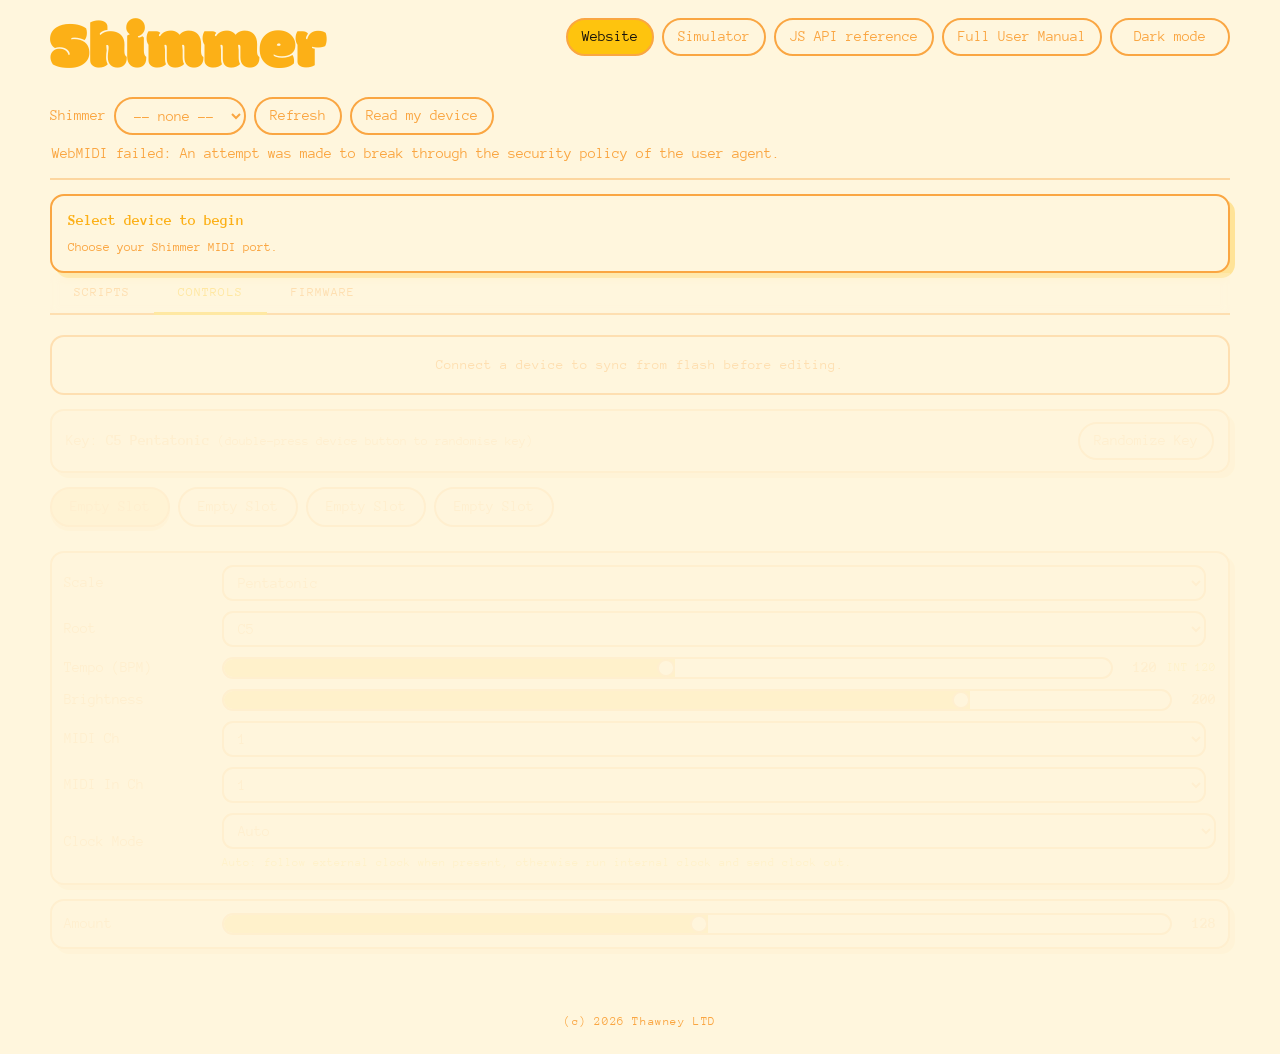
<file: index.html>
<!DOCTYPE html>
<html lang="en">
<head>
  <meta charset="UTF-8">
  <meta name="viewport" content="width=device-width, initial-scale=1.0">
  <meta http-equiv="Cache-Control" content="no-store, no-cache, must-revalidate, max-age=0">
  <meta http-equiv="Pragma" content="no-cache">
  <meta http-equiv="Expires" content="0">
  <title>Shimmer</title>
  <script>
    try {
      const theme = localStorage.getItem('shimmer-theme');
      if (theme) document.documentElement.dataset.theme = theme;
    } catch (e) {}
  </script>
  <link rel="preconnect" href="https://fonts.googleapis.com">
  <link rel="preconnect" href="https://fonts.gstatic.com" crossorigin>
  <link href="https://fonts.googleapis.com/css2?family=Anonymous+Pro:wght@700&family=Modak&display=swap" rel="stylesheet">
  <link rel="icon" href="favicon.svg" type="image/svg+xml">
  <link rel="stylesheet" href="style.css?v=28">
</head>
<body>
  <a class="skip-link" href="#main-content">Skip to main content</a>
  <header class="site-header">
    <a class="site-brand" href="index.html">Shimmer</a>
    <div id="midi-bar" class="site-tools">
      <label class="port-label" for="midi-port">Shimmer</label>
      <select id="midi-port" aria-describedby="status"><option value="">-- none --</option></select>
      <button id="btn-refresh" class="btn-small" type="button" aria-label="Refresh MIDI ports">Refresh</button>
      <button id="btn-read-device" class="btn-small" type="button">Read my device</button>
      <span id="status" role="status" aria-live="polite"></span>
    </div>
    <nav class="site-nav" aria-label="Site links">
      <a href="index.html" class="site-link" aria-current="page">Website</a>
      <a href="simulator.html" class="site-link">Simulator</a>
      <a href="user-modes/" class="site-link">JS API reference</a>
      <a href="manual.pdf" class="site-link" target="_blank" rel="noopener" aria-label="Full User Manual opens in a new tab">Full User Manual</a>
      <button type="button" class="site-link theme-toggle" data-theme-toggle aria-pressed="false">Dark mode</button>
    </nav>
  </header>

  <main id="main-content">
  <h1 class="sr-only">Shimmer Website</h1>

  <section id="startup-gate" data-state="awaiting" aria-live="polite">
    <h2 id="startup-title">Select device to begin</h2>
    <p id="startup-sub">Choose your Shimmer MIDI port, then wait while settings and scripts load.</p>
    <div class="startup-progress-track" role="progressbar" aria-label="Website loading progress" aria-valuemin="0" aria-valuemax="100" aria-valuenow="0">
      <div id="startup-progress"></div>
    </div>
  </section>

  <nav class="tab-bar" role="tablist" aria-label="Website sections">
    <button class="tab" id="tab-button-scripts" data-tab="scripts" type="button" role="tab" aria-selected="false" aria-controls="tab-scripts" tabindex="-1">Scripts</button>
    <button class="tab active" id="tab-button-controls" data-tab="controls" type="button" role="tab" aria-selected="true" aria-controls="tab-controls">Controls</button>
    <button class="tab" id="tab-button-firmware" data-tab="firmware" type="button" role="tab" aria-selected="false" aria-controls="tab-firmware" tabindex="-1">Firmware</button>
  </nav>

  <!-- Scripts tab -->
  <section id="tab-scripts" class="tab-content" role="tabpanel" aria-labelledby="tab-button-scripts" hidden>
    <div class="scripts-view-bar">
      <div class="scripts-view-toggle" role="group" aria-label="Scripts view">
        <button type="button" class="scripts-view-btn active" data-scripts-view="simple" aria-pressed="true">Choose Scripts</button>
        <button type="button" class="scripts-view-btn" data-scripts-view="advanced" aria-pressed="false">Edit Code</button>
      </div>
      <p class="scripts-view-note">Choose what Shimmer runs, one slot at a time.</p>
    </div>

    <div id="scripts-simple-view" class="scripts-mode active">
      <div class="scripts-simple-grid">
        <section class="scripts-panel scripts-panel-slots">
          <div class="scripts-panel-head">
            <div>
              <h3>What's On Your Shimmer</h3>
              <p>Pick which slot you want to change.</p>
            </div>
          </div>
          <div id="simple-slot-list" class="simple-slot-list"></div>
        </section>

        <section class="scripts-panel scripts-panel-library">
          <div class="scripts-panel-head">
            <div>
              <h3>Script Library</h3>
              <p>Pick a script to load into the selected slot.</p>
            </div>
          </div>
          <div class="simple-library-search-wrap">
            <input
              type="text"
              class="simple-library-search"
              id="simple-library-search"
              placeholder="Search scripts..."
              autocomplete="off"
              spellcheck="false">
          </div>
          <div class="simple-library-filters">
            <div class="simple-library-source-filters" role="group" aria-label="Library source">
              <button type="button" class="simple-library-filter-btn active" data-library-source="all" aria-pressed="true">All</button>
              <button type="button" class="simple-library-filter-btn" data-library-source="built-in" aria-pressed="false">Built-in</button>
              <button type="button" class="simple-library-filter-btn" data-library-source="community" aria-pressed="false">Community</button>
            </div>
            <label class="simple-library-filter-label">Tags
              <select id="simple-library-tag-filter" class="simple-library-tag-filter">
                <option value="all">All tags</option>
              </select>
            </label>
          </div>
          <div id="simple-library-results" class="simple-library-results" role="listbox" aria-label="Script library"></div>
        </section>

        <section class="scripts-panel scripts-panel-details">
          <div class="scripts-panel-head">
            <div>
              <h3>Script Details</h3>
              <p id="simple-detail-help">Check the script, then load it into the selected slot.</p>
            </div>
          </div>
          <div class="simple-script-detail">
            <div class="simple-script-meta-row">
              <span class="simple-script-source" id="simple-script-source">Built-in</span>
              <span class="simple-script-slot-target" id="simple-script-slot-target">Slot 1</span>
            </div>
            <h4 id="simple-script-name">Choose a script</h4>
            <p id="simple-script-author" class="simple-script-author"></p>
            <p id="simple-script-desc" class="simple-script-desc">Search the library to browse the scripts available on this site.</p>
            <div id="simple-script-traits" class="simple-script-traits" aria-label="Script tags"></div>
            <div class="simple-script-preview-grid" aria-label="Visual preview">
              <canvas id="simple-script-canvas" width="144" height="144"></canvas>
            </div>
            <div class="simple-script-actions">
              <button type="button" class="slot-upload-btn" id="simple-use-script" disabled>Upload to selected slot</button>
              <label class="file-label">Import script<input type="file" accept=".js" id="simple-import-file"></label>
              <button type="button" class="slot-dl-btn" id="simple-open-advanced">Edit code</button>
            </div>
            <details class="simple-code-preview" id="simple-code-preview">
              <summary>Show code</summary>
              <textarea id="simple-script-preview" readonly spellcheck="false"></textarea>
            </details>
          </div>
        </section>
      </div>
    </div>

    <div id="scripts-advanced-view" class="scripts-mode">
      <div id="slot-cards"></div>
    </div>

    <p class="api-docs"><a href="user-modes/" target="_blank">JS API reference</a></p>
  </section>

  <!-- Controls tab -->
  <section id="tab-controls" class="tab-content active" role="tabpanel" aria-labelledby="tab-button-controls">

    <div class="lock-banner">
      Connect a device to sync from flash before editing.
    </div>

    <div id="key-banner">
      Key: <span id="key-info">C Pentatonic</span>
      <span class="key-hint">(double-press device button to randomise key)</span>
      <div id="key-actions">
        <button id="btn-randomize-key" class="btn-small">Randomize Key</button>
      </div>
    </div>

    <div id="mode-picker">
      <div id="mode-pills"></div>
      <p id="mode-desc"></p>
    </div>

    <section id="shared-params">
      <label>Scale
        <select id="p-scale">
          <option value="0">Major</option>
          <option value="1">Minor</option>
          <option value="2">Dorian</option>
          <option value="3" selected>Pentatonic</option>
          <option value="4">Chromatic</option>
          <option value="5">Mixolydian</option>
          <option value="6">Lydian</option>
          <option value="7">Phrygian</option>
          <option value="8">Harmonic Minor</option>
          <option value="9">Whole Tone</option>
        </select>
      </label>
      <label>Root
        <select id="p-root"></select>
      </label>
      <label class="label-stack"><span>Tempo (BPM)</span>
        <div class="tempo-field">
          <input type="range" id="p-tempo" min="1" max="240" step="1" value="120">
          <output id="p-tempo-val">120</output>
          <span id="clock-info" class="control-note">Internal clock</span>
        </div>
      </label>
      <label>Brightness
        <input type="range" id="p-brightness" min="0" max="255" step="1" value="200">
        <output id="p-brightness-val">200</output>
      </label>
      <label>MIDI Ch
        <select id="p-channel">
          <option value="0">1</option><option value="1">2</option>
          <option value="2">3</option><option value="3">4</option>
          <option value="4">5</option><option value="5">6</option>
          <option value="6">7</option><option value="7">8</option>
          <option value="8">9</option><option value="9">10</option>
          <option value="10">11</option><option value="11">12</option>
          <option value="12">13</option><option value="13">14</option>
          <option value="14">15</option><option value="15">16</option>
        </select>
      </label>
      <label>MIDI In Ch
        <select id="p-in-channel">
          <option value="0">1</option><option value="1">2</option>
          <option value="2">3</option><option value="3">4</option>
          <option value="4">5</option><option value="5">6</option>
          <option value="6">7</option><option value="7">8</option>
          <option value="8">9</option><option value="9">10</option>
          <option value="10">11</option><option value="11">12</option>
          <option value="12">13</option><option value="13">14</option>
          <option value="14">15</option><option value="15">16</option>
        </select>
      </label>
      <label class="label-stack"><span>Clock Mode</span>
        <div class="control-stack">
          <select id="p-clock-mode">
            <option value="auto">Auto</option>
            <option value="leader">Leader</option>
            <option value="follower">Follower</option>
            <option value="internal">Internal</option>
          </select>
          <span id="p-clock-mode-help" class="control-note">Auto: follow external clock when present, otherwise run internal clock and send clock out.</span>
        </div>
      </label>
    </section>

    <section id="mode-param">
      <label>
        <span id="lbl-param">Amount</span>
        <input type="range" id="p-param" min="0" max="255" step="1" value="128">
        <output id="p-param-val">128</output>
      </label>
    </section>

  </section>

  <!-- Firmware tab -->
  <section id="tab-firmware" class="tab-content" role="tabpanel" aria-labelledby="tab-button-firmware" hidden>
    <div class="fw-panel">
      <div class="fw-server-row">
        <span id="fw-server-info">Checking firmware folder...</span>
        <button id="fw-server-reload" class="fw-reload-btn" title="Re-check folder">Reload</button>
      </div>
      <div class="fw-zone">
        <label class="fw-file-label">
          <input type="file" id="fw-file" accept=".bin">
          <span id="fw-filename">or choose a file...</span>
        </label>
        <button id="fw-flash" class="fw-flash-btn" disabled>Flash firmware</button>
        <button id="fw-abort" class="fw-abort-btn" style="display:none">Abort</button>
      </div>
      <div class="fw-progress-track" id="fw-progress-track" style="display:none" role="progressbar" aria-label="Firmware flashing progress" aria-valuemin="0" aria-valuemax="100" aria-valuenow="0">
        <div id="fw-progress-bar"></div>
      </div>
      <p id="fw-status" class="fw-status-text" role="status" aria-live="polite"></p>
      <p class="fw-note">
        The device reboots automatically after a successful flash.<br>
        If firmware upload times out, switch to a less active script before flashing.<br>
        Rollback is active: if the new firmware crashes before setup() completes,
        the device boots the previous version.
      </p>
    </div>
  </section>
  </main>

  <script src="theme.js?v=1"></script>
  <script src="script-safety.js?v=3"></script>
  <script src="app.js?v=27"></script>
  <footer class="site-footer">(c) 2026 Thawney LTD</footer>
</body>
</html>
</file>
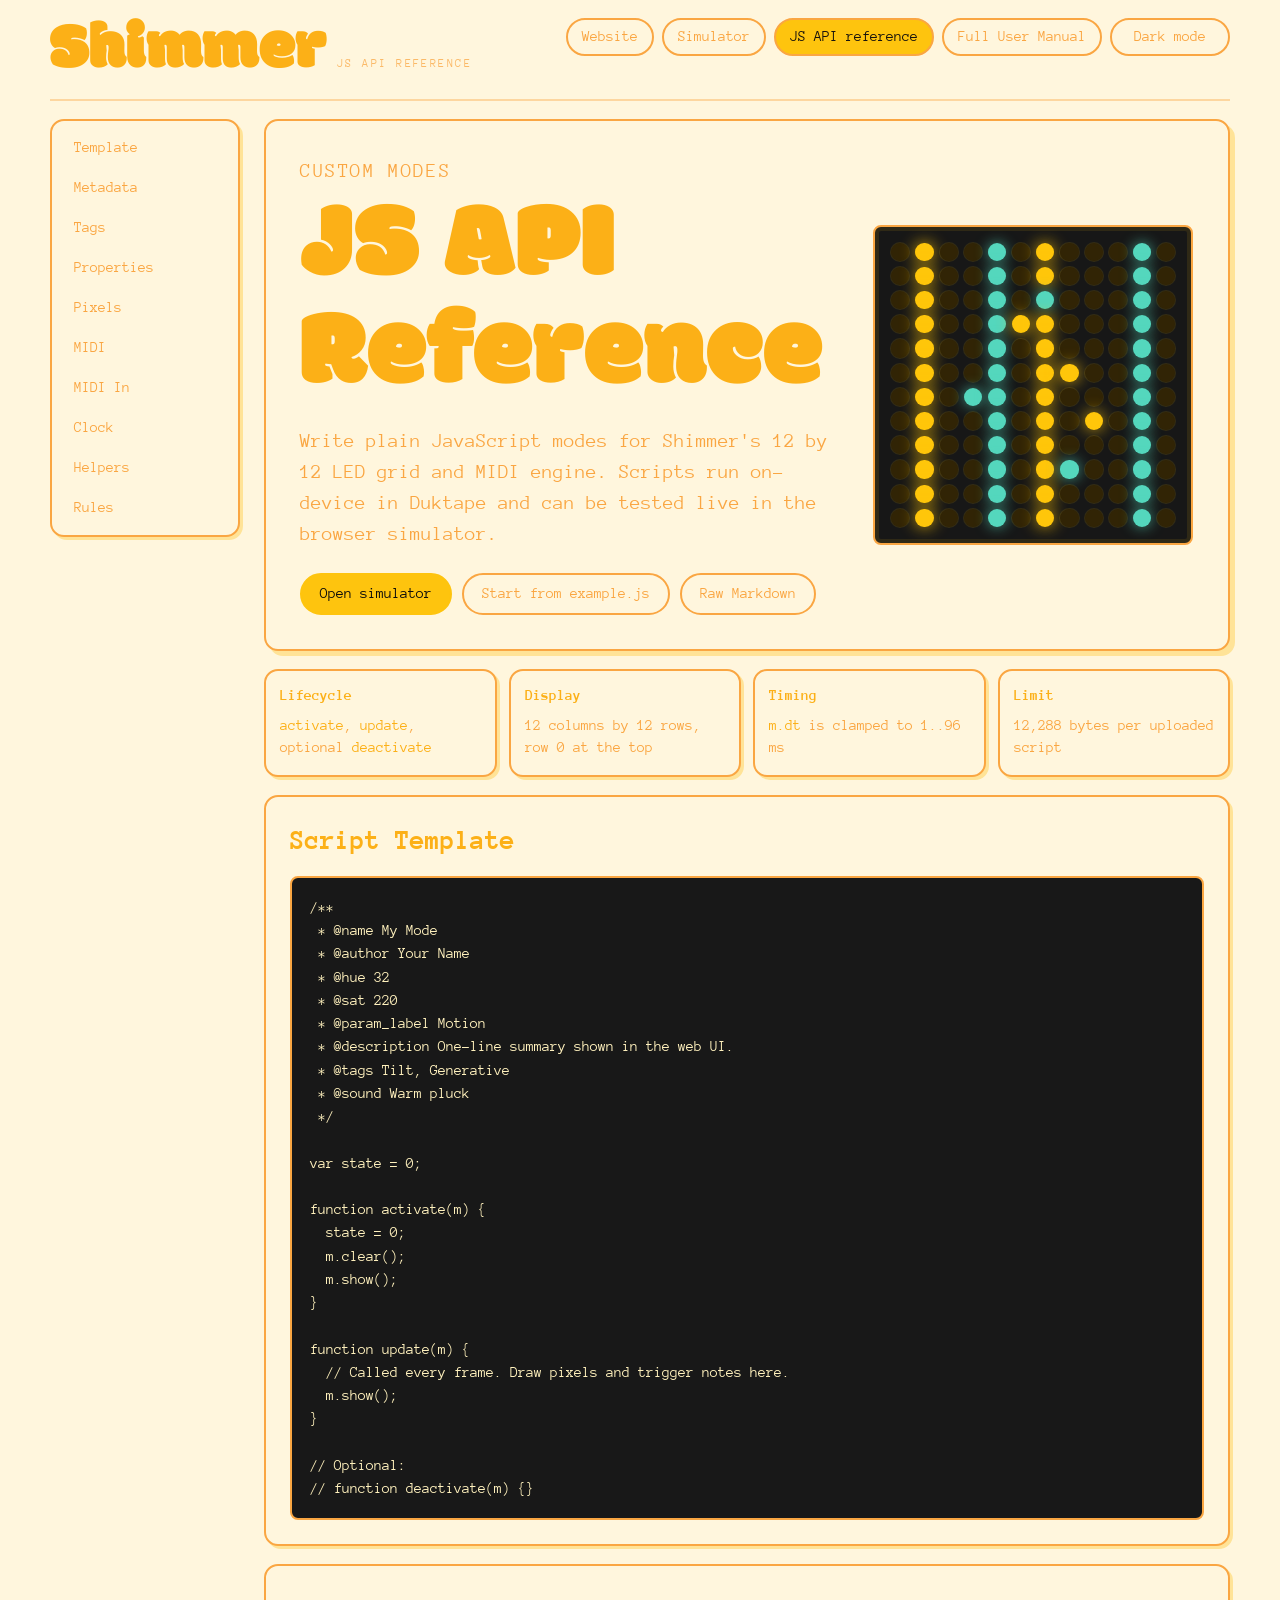
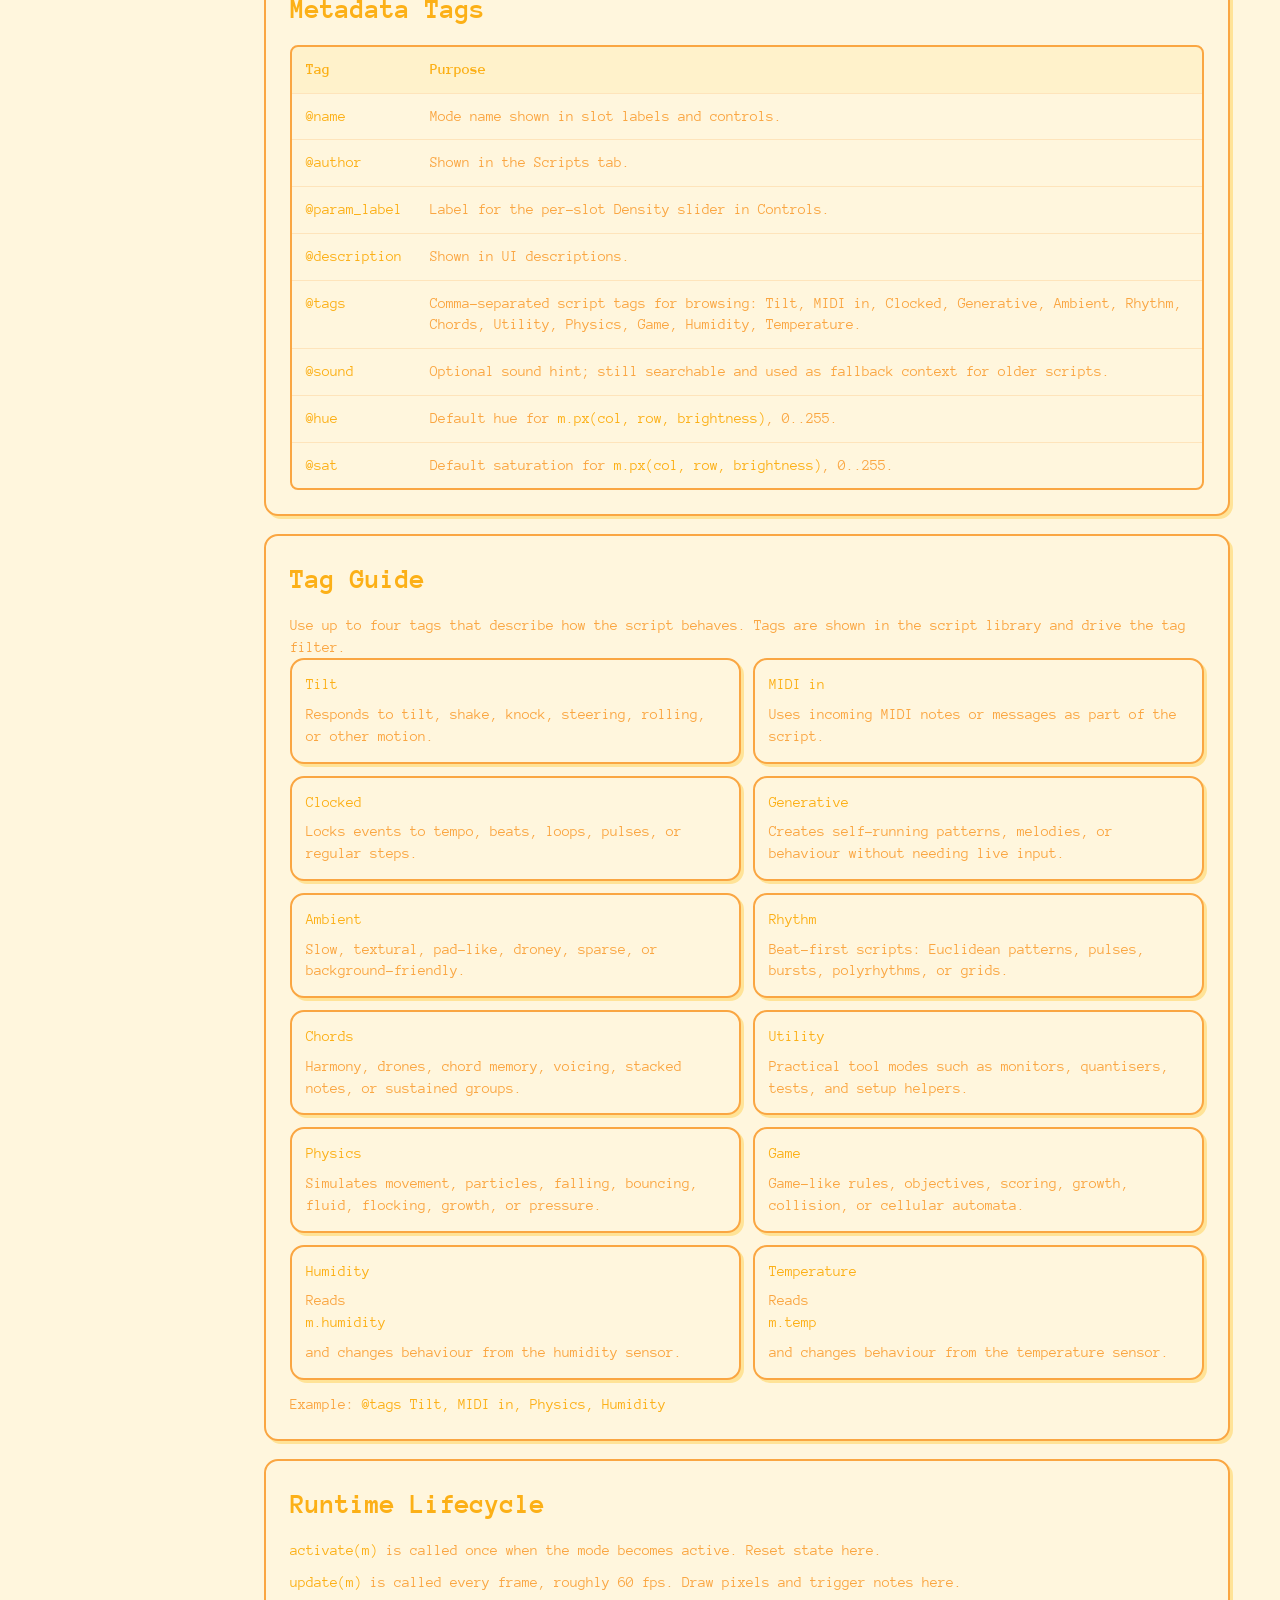
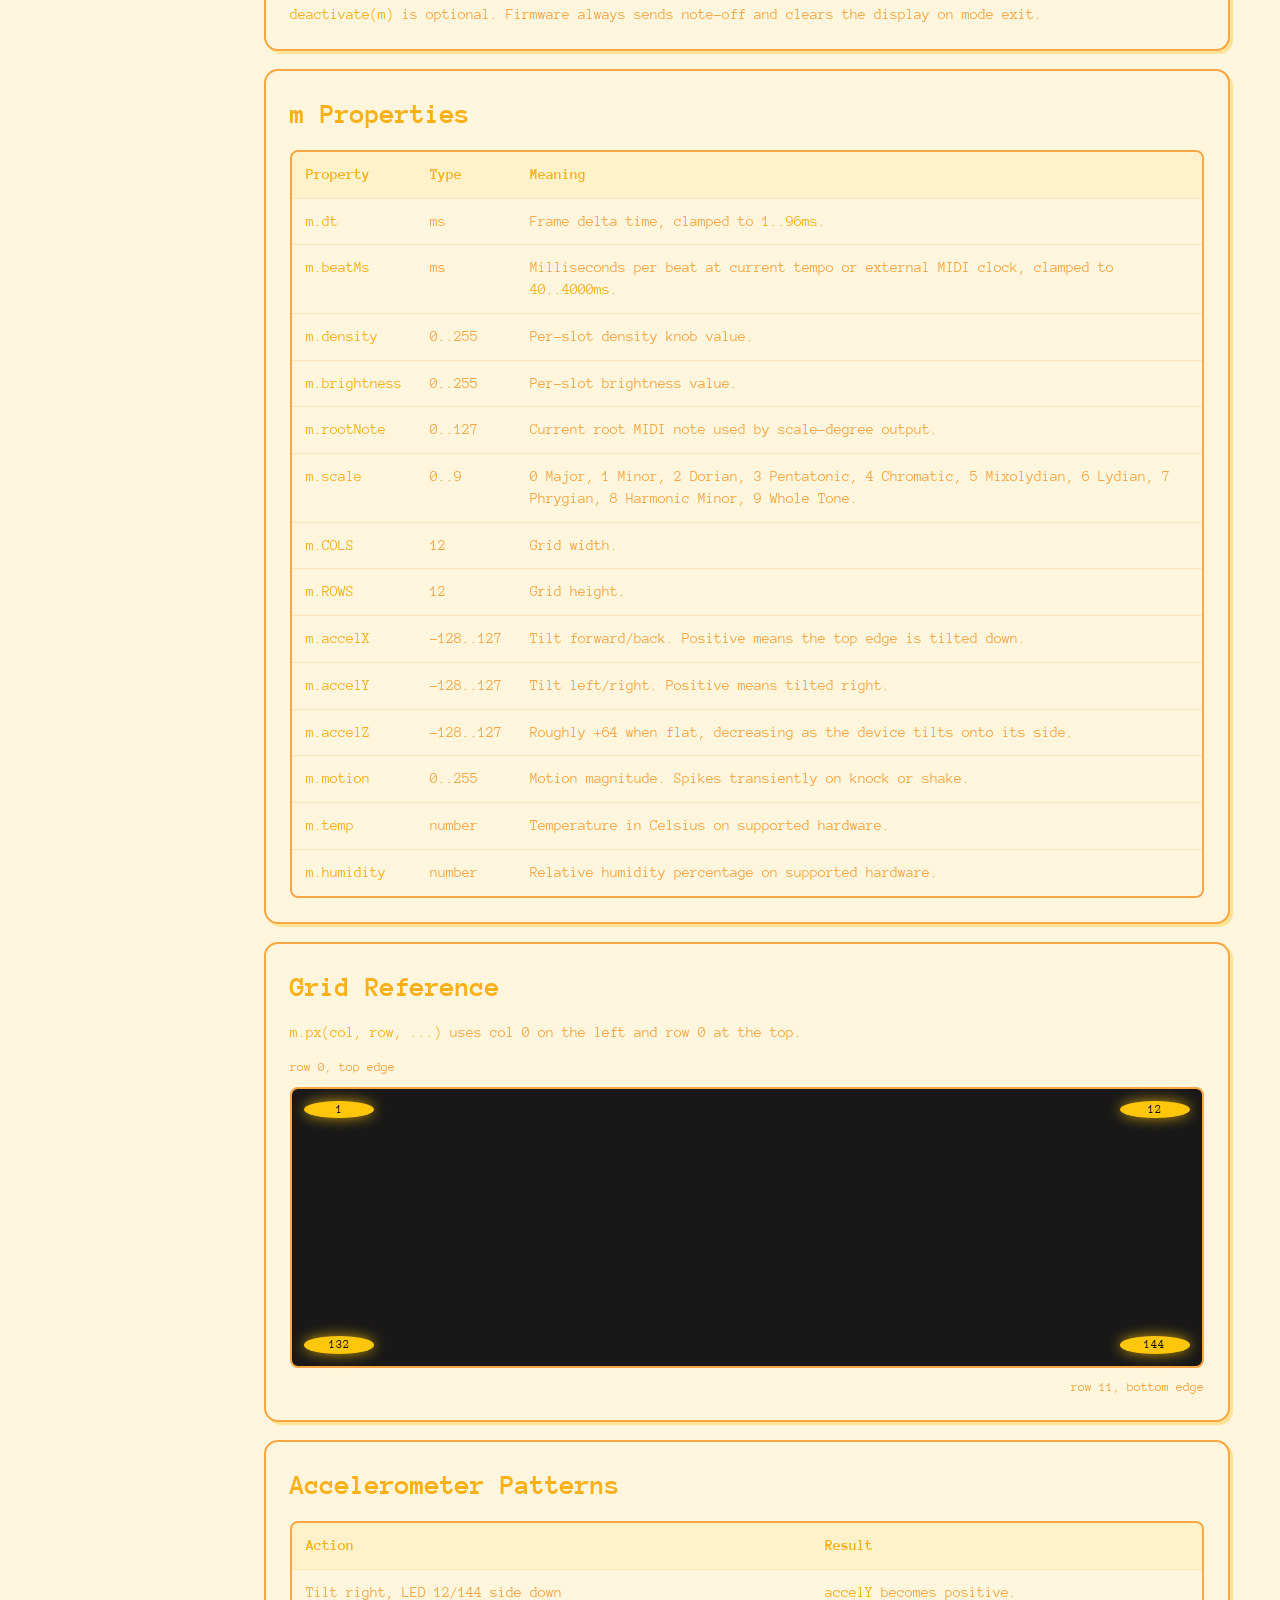
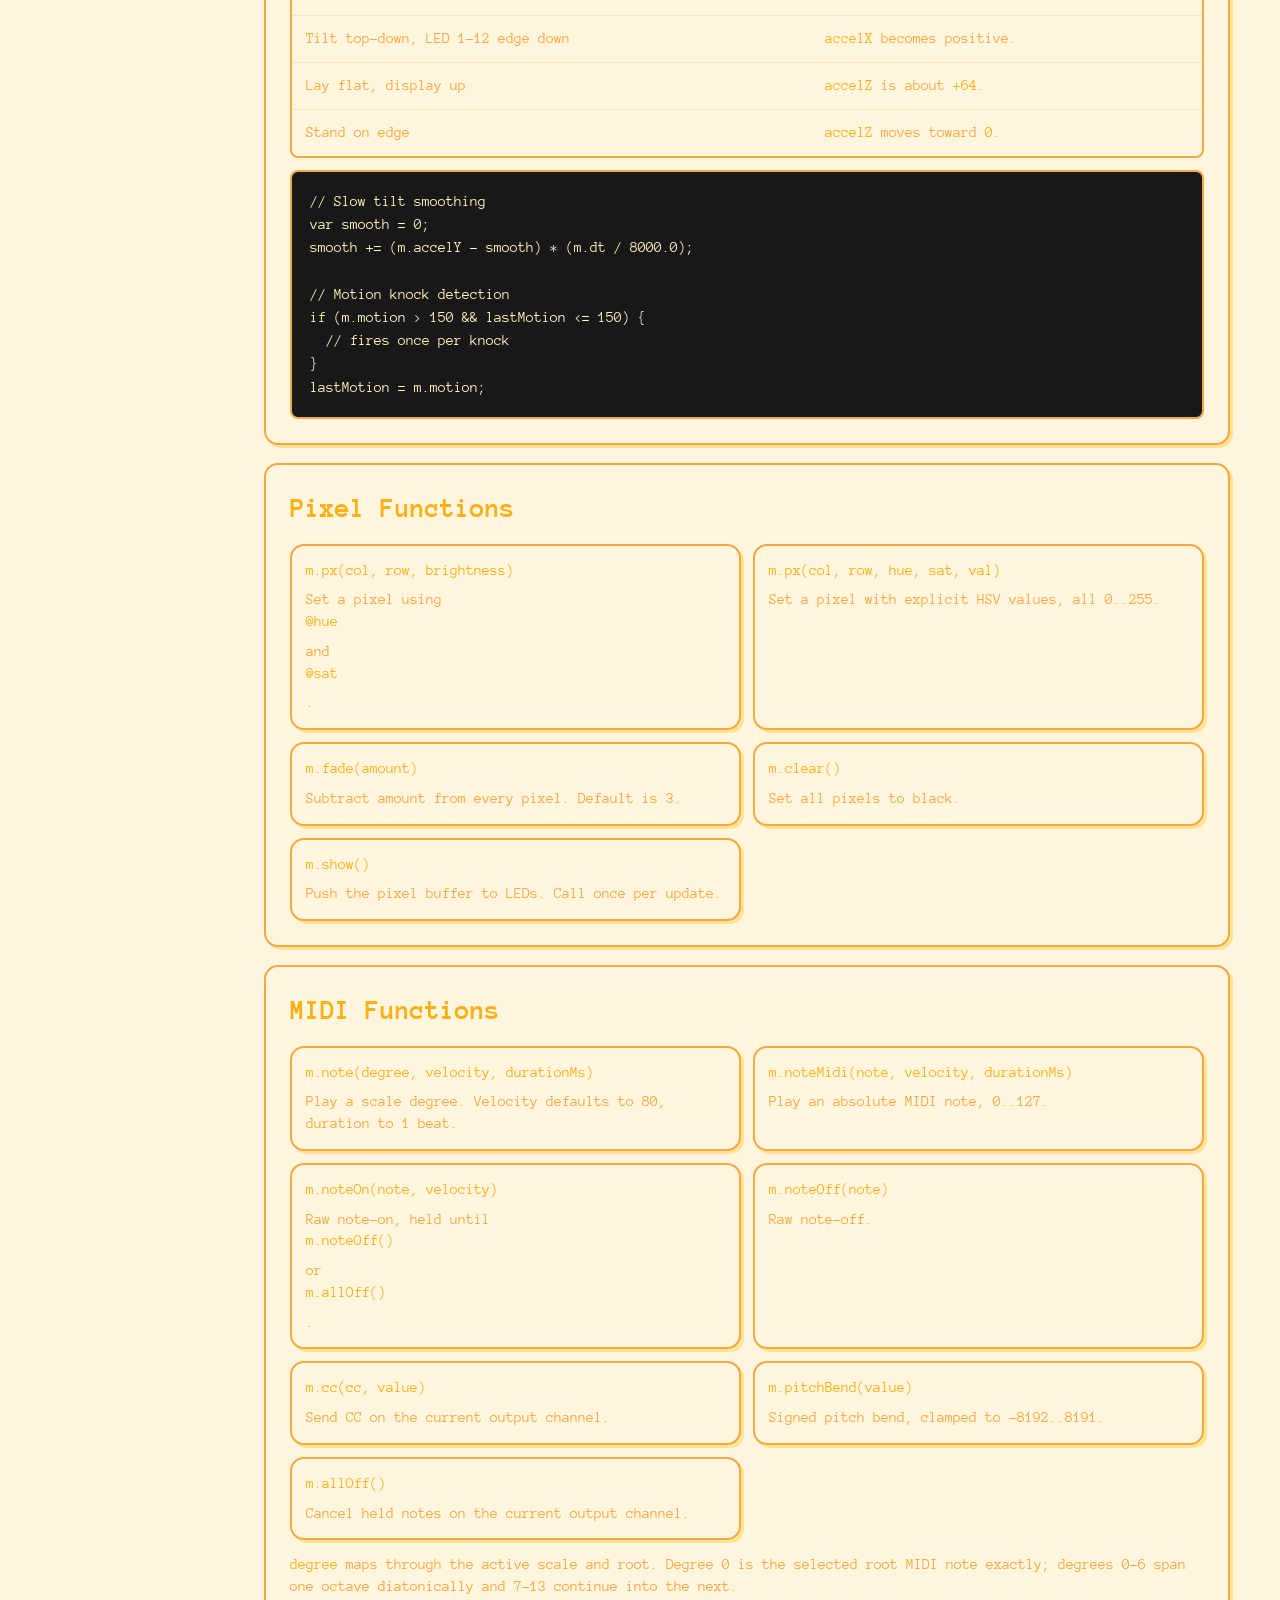
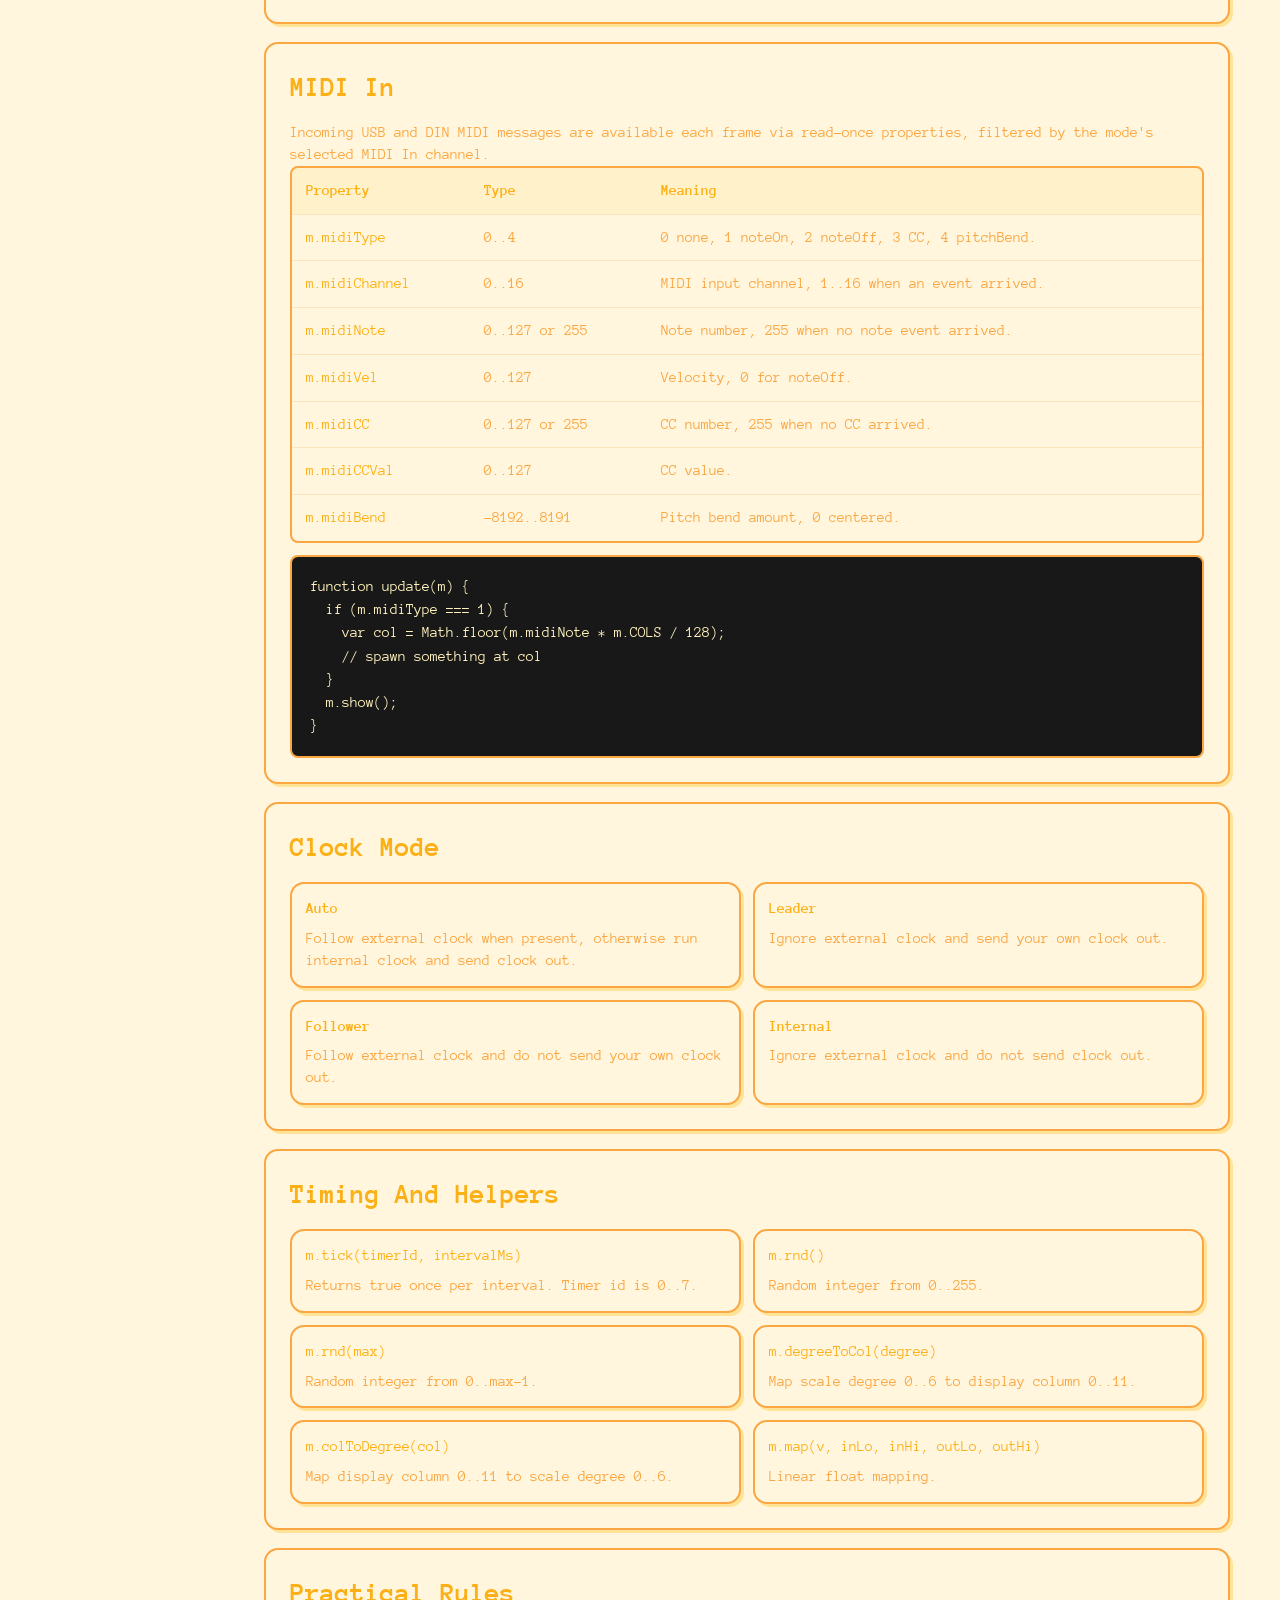
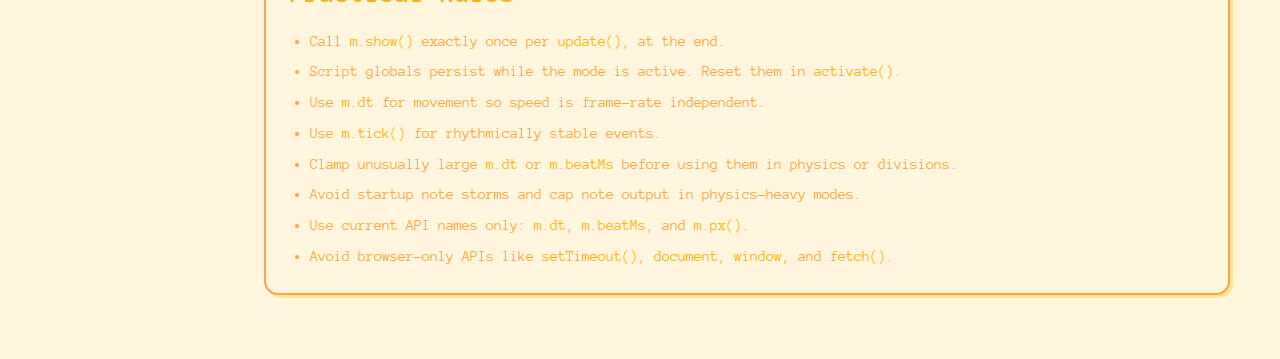
<file: user-modes/index.html>
<!DOCTYPE html>
<html lang="en">
<head>
  <meta charset="UTF-8">
  <meta name="viewport" content="width=device-width, initial-scale=1.0">
  <title>Shimmer JS API Reference</title>
  <script>
    try {
      var theme = localStorage.getItem('shimmer-theme');
      if (theme) document.documentElement.dataset.theme = theme;
    } catch (e) {}
  </script>
  <link rel="preconnect" href="https://fonts.googleapis.com">
  <link rel="preconnect" href="https://fonts.gstatic.com" crossorigin>
  <link href="https://fonts.googleapis.com/css2?family=Anonymous+Pro:wght@700&family=Modak&display=swap" rel="stylesheet">
  <link rel="icon" href="../favicon.svg" type="image/svg+xml">
  <link rel="stylesheet" href="../style.css?v=28">
  <link rel="stylesheet" href="reference.css?v=7">
</head>
<body class="docs-body">
  <a class="skip-link" href="#main-content">Skip to reference</a>
  <header class="site-header docs-header">
    <a class="site-brand" href="../index.html">Shimmer <span>JS API reference</span></a>
    <nav class="site-nav docs-topnav" aria-label="Site links">
      <a href="../index.html" class="site-link">Website</a>
      <a href="../simulator.html" class="site-link">Simulator</a>
      <a href="./" class="site-link" aria-current="page">JS API reference</a>
      <a href="../manual.pdf" class="site-link" target="_blank" rel="noopener" aria-label="Full User Manual opens in a new tab">Full User Manual</a>
      <button type="button" class="site-link theme-toggle" data-theme-toggle aria-pressed="false">Dark mode</button>
    </nav>
  </header>

  <main class="docs-shell" id="main-content">
    <aside class="docs-sidebar" aria-label="Page sections">
      <a href="#template">Template</a>
      <a href="#metadata">Metadata</a>
      <a href="#tag-guide">Tags</a>
      <a href="#properties">Properties</a>
      <a href="#pixels">Pixels</a>
      <a href="#midi">MIDI</a>
      <a href="#midi-in">MIDI In</a>
      <a href="#clock">Clock</a>
      <a href="#helpers">Helpers</a>
      <a href="#rules">Rules</a>
    </aside>

    <article class="docs-content">
      <section class="docs-hero">
        <div>
          <p class="docs-kicker">Custom Modes</p>
          <h1>JS API Reference</h1>
          <p>
            Write plain JavaScript modes for Shimmer's 12 by 12 LED grid and MIDI engine.
            Scripts run on-device in Duktape and can be tested live in the browser simulator.
          </p>
          <div class="docs-actions">
            <a class="docs-primary" href="../simulator.html">Open simulator</a>
            <a class="docs-secondary" href="example.js">Start from example.js</a>
            <a class="docs-secondary" href="README.md">Raw Markdown</a>
          </div>
        </div>
        <div class="docs-grid-preview" role="img" aria-label="12 by 12 grid preview">
          <span></span><span></span><span></span><span></span><span></span><span></span>
          <span></span><span></span><span></span><span></span><span></span><span></span>
          <span></span><span></span><span></span><span></span><span></span><span></span>
          <span></span><span></span><span></span><span></span><span></span><span></span>
          <span></span><span></span><span></span><span></span><span></span><span></span>
          <span></span><span></span><span></span><span></span><span></span><span></span>
          <span></span><span></span><span></span><span></span><span></span><span></span>
          <span></span><span></span><span></span><span></span><span></span><span></span>
          <span></span><span></span><span></span><span></span><span></span><span></span>
          <span></span><span></span><span></span><span></span><span></span><span></span>
          <span></span><span></span><span></span><span></span><span></span><span></span>
          <span></span><span></span><span></span><span></span><span></span><span></span>
          <span></span><span></span><span></span><span></span><span></span><span></span>
          <span></span><span></span><span></span><span></span><span></span><span></span>
          <span></span><span></span><span></span><span></span><span></span><span></span>
          <span></span><span></span><span></span><span></span><span></span><span></span>
          <span></span><span></span><span></span><span></span><span></span><span></span>
          <span></span><span></span><span></span><span></span><span></span><span></span>
          <span></span><span></span><span></span><span></span><span></span><span></span>
          <span></span><span></span><span></span><span></span><span></span><span></span>
          <span></span><span></span><span></span><span></span><span></span><span></span>
          <span></span><span></span><span></span><span></span><span></span><span></span>
          <span></span><span></span><span></span><span></span><span></span><span></span>
          <span></span><span></span><span></span><span></span><span></span><span></span>
        </div>
      </section>

      <section class="docs-vitals" aria-label="Quick facts">
        <div>
          <strong>Lifecycle</strong>
          <span><code>activate</code>, <code>update</code>, optional <code>deactivate</code></span>
        </div>
        <div>
          <strong>Display</strong>
          <span>12 columns by 12 rows, row 0 at the top</span>
        </div>
        <div>
          <strong>Timing</strong>
          <span><code>m.dt</code> is clamped to 1..96 ms</span>
        </div>
        <div>
          <strong>Limit</strong>
          <span>12,288 bytes per uploaded script</span>
        </div>
      </section>

      <section id="template" class="docs-section">
        <h2>Script Template</h2>
        <pre><code>/**
 * @name My Mode
 * @author Your Name
 * @hue 32
 * @sat 220
 * @param_label Motion
 * @description One-line summary shown in the web UI.
 * @tags Tilt, Generative
 * @sound Warm pluck
 */

var state = 0;

function activate(m) {
  state = 0;
  m.clear();
  m.show();
}

function update(m) {
  // Called every frame. Draw pixels and trigger notes here.
  m.show();
}

// Optional:
// function deactivate(m) {}</code></pre>
      </section>

      <section id="metadata" class="docs-section">
        <h2>Metadata Tags</h2>
        <div class="docs-table-wrap">
          <table>
            <thead><tr><th>Tag</th><th>Purpose</th></tr></thead>
            <tbody>
              <tr><td><code>@name</code></td><td>Mode name shown in slot labels and controls.</td></tr>
              <tr><td><code>@author</code></td><td>Shown in the Scripts tab.</td></tr>
              <tr><td><code>@param_label</code></td><td>Label for the per-slot Density slider in Controls.</td></tr>
              <tr><td><code>@description</code></td><td>Shown in UI descriptions.</td></tr>
              <tr><td><code>@tags</code></td><td>Comma-separated script tags for browsing: Tilt, MIDI in, Clocked, Generative, Ambient, Rhythm, Chords, Utility, Physics, Game, Humidity, Temperature.</td></tr>
              <tr><td><code>@sound</code></td><td>Optional sound hint; still searchable and used as fallback context for older scripts.</td></tr>
              <tr><td><code>@hue</code></td><td>Default hue for <code>m.px(col, row, brightness)</code>, 0..255.</td></tr>
              <tr><td><code>@sat</code></td><td>Default saturation for <code>m.px(col, row, brightness)</code>, 0..255.</td></tr>
            </tbody>
          </table>
        </div>
      </section>

      <section id="tag-guide" class="docs-section">
        <h2>Tag Guide</h2>
        <p>Use up to four tags that describe how the script behaves. Tags are shown in the script library and drive the tag filter.</p>
        <div class="tag-guide-grid">
          <div><code>Tilt</code><span>Responds to tilt, shake, knock, steering, rolling, or other motion.</span></div>
          <div><code>MIDI in</code><span>Uses incoming MIDI notes or messages as part of the script.</span></div>
          <div><code>Clocked</code><span>Locks events to tempo, beats, loops, pulses, or regular steps.</span></div>
          <div><code>Generative</code><span>Creates self-running patterns, melodies, or behaviour without needing live input.</span></div>
          <div><code>Ambient</code><span>Slow, textural, pad-like, droney, sparse, or background-friendly.</span></div>
          <div><code>Rhythm</code><span>Beat-first scripts: Euclidean patterns, pulses, bursts, polyrhythms, or grids.</span></div>
          <div><code>Chords</code><span>Harmony, drones, chord memory, voicing, stacked notes, or sustained groups.</span></div>
          <div><code>Utility</code><span>Practical tool modes such as monitors, quantisers, tests, and setup helpers.</span></div>
          <div><code>Physics</code><span>Simulates movement, particles, falling, bouncing, fluid, flocking, growth, or pressure.</span></div>
          <div><code>Game</code><span>Game-like rules, objectives, scoring, growth, collision, or cellular automata.</span></div>
          <div><code>Humidity</code><span>Reads <code>m.humidity</code> and changes behaviour from the humidity sensor.</span></div>
          <div><code>Temperature</code><span>Reads <code>m.temp</code> and changes behaviour from the temperature sensor.</span></div>
        </div>
        <p class="docs-note">Example: <code>@tags Tilt, MIDI in, Physics, Humidity</code></p>
      </section>

      <section id="lifecycle" class="docs-section docs-callout">
        <h2>Runtime Lifecycle</h2>
        <p><code>activate(m)</code> is called once when the mode becomes active. Reset state here.</p>
        <p><code>update(m)</code> is called every frame, roughly 60 fps. Draw pixels and trigger notes here.</p>
        <p><code>deactivate(m)</code> is optional. Firmware always sends note-off and clears the display on mode exit.</p>
      </section>

      <section id="properties" class="docs-section">
        <h2><code>m</code> Properties</h2>
        <div class="docs-table-wrap">
          <table>
            <thead><tr><th>Property</th><th>Type</th><th>Meaning</th></tr></thead>
            <tbody>
              <tr><td><code>m.dt</code></td><td>ms</td><td>Frame delta time, clamped to <code>1..96ms</code>.</td></tr>
              <tr><td><code>m.beatMs</code></td><td>ms</td><td>Milliseconds per beat at current tempo or external MIDI clock, clamped to <code>40..4000ms</code>.</td></tr>
              <tr><td><code>m.density</code></td><td>0..255</td><td>Per-slot density knob value.</td></tr>
              <tr><td><code>m.brightness</code></td><td>0..255</td><td>Per-slot brightness value.</td></tr>
              <tr><td><code>m.rootNote</code></td><td>0..127</td><td>Current root MIDI note used by scale-degree output.</td></tr>
              <tr><td><code>m.scale</code></td><td>0..9</td><td>0 Major, 1 Minor, 2 Dorian, 3 Pentatonic, 4 Chromatic, 5 Mixolydian, 6 Lydian, 7 Phrygian, 8 Harmonic Minor, 9 Whole Tone.</td></tr>
              <tr><td><code>m.COLS</code></td><td>12</td><td>Grid width.</td></tr>
              <tr><td><code>m.ROWS</code></td><td>12</td><td>Grid height.</td></tr>
              <tr><td><code>m.accelX</code></td><td>-128..127</td><td>Tilt forward/back. Positive means the top edge is tilted down.</td></tr>
              <tr><td><code>m.accelY</code></td><td>-128..127</td><td>Tilt left/right. Positive means tilted right.</td></tr>
              <tr><td><code>m.accelZ</code></td><td>-128..127</td><td>Roughly +64 when flat, decreasing as the device tilts onto its side.</td></tr>
              <tr><td><code>m.motion</code></td><td>0..255</td><td>Motion magnitude. Spikes transiently on knock or shake.</td></tr>
              <tr><td><code>m.temp</code></td><td>number</td><td>Temperature in Celsius on supported hardware.</td></tr>
              <tr><td><code>m.humidity</code></td><td>number</td><td>Relative humidity percentage on supported hardware.</td></tr>
            </tbody>
          </table>
        </div>
      </section>

      <section id="grid" class="docs-section">
        <h2>Grid Reference</h2>
        <p><code>m.px(col, row, ...)</code> uses col 0 on the left and row 0 at the top.</p>
        <div class="axis-card">
          <div class="axis-label axis-top">row 0, top edge</div>
          <div class="axis-grid">
            <span>1</span><span>12</span><span>132</span><span>144</span>
          </div>
          <div class="axis-label axis-bottom">row 11, bottom edge</div>
        </div>
      </section>

      <section id="accelerometer" class="docs-section">
        <h2>Accelerometer Patterns</h2>
        <div class="docs-table-wrap">
          <table>
            <thead><tr><th>Action</th><th>Result</th></tr></thead>
            <tbody>
              <tr><td>Tilt right, LED 12/144 side down</td><td><code>accelY</code> becomes positive.</td></tr>
              <tr><td>Tilt top-down, LED 1-12 edge down</td><td><code>accelX</code> becomes positive.</td></tr>
              <tr><td>Lay flat, display up</td><td><code>accelZ</code> is about <code>+64</code>.</td></tr>
              <tr><td>Stand on edge</td><td><code>accelZ</code> moves toward <code>0</code>.</td></tr>
            </tbody>
          </table>
        </div>
        <pre><code>// Slow tilt smoothing
var smooth = 0;
smooth += (m.accelY - smooth) * (m.dt / 8000.0);

// Motion knock detection
if (m.motion &gt; 150 &amp;&amp; lastMotion &lt;= 150) {
  // fires once per knock
}
lastMotion = m.motion;</code></pre>
      </section>

      <section id="pixels" class="docs-section">
        <h2>Pixel Functions</h2>
        <div class="method-grid">
          <div><code>m.px(col, row, brightness)</code><span>Set a pixel using <code>@hue</code> and <code>@sat</code>.</span></div>
          <div><code>m.px(col, row, hue, sat, val)</code><span>Set a pixel with explicit HSV values, all 0..255.</span></div>
          <div><code>m.fade(amount)</code><span>Subtract amount from every pixel. Default is 3.</span></div>
          <div><code>m.clear()</code><span>Set all pixels to black.</span></div>
          <div><code>m.show()</code><span>Push the pixel buffer to LEDs. Call once per update.</span></div>
        </div>
      </section>

      <section id="midi" class="docs-section">
        <h2>MIDI Functions</h2>
        <div class="method-grid">
          <div><code>m.note(degree, velocity, durationMs)</code><span>Play a scale degree. Velocity defaults to 80, duration to 1 beat.</span></div>
          <div><code>m.noteMidi(note, velocity, durationMs)</code><span>Play an absolute MIDI note, 0..127.</span></div>
          <div><code>m.noteOn(note, velocity)</code><span>Raw note-on, held until <code>m.noteOff()</code> or <code>m.allOff()</code>.</span></div>
          <div><code>m.noteOff(note)</code><span>Raw note-off.</span></div>
          <div><code>m.cc(cc, value)</code><span>Send CC on the current output channel.</span></div>
          <div><code>m.pitchBend(value)</code><span>Signed pitch bend, clamped to -8192..8191.</span></div>
          <div><code>m.allOff()</code><span>Cancel held notes on the current output channel.</span></div>
        </div>
        <p class="docs-note">
          <code>degree</code> maps through the active scale and root. Degree 0 is the selected root MIDI note exactly;
          degrees 0-6 span one octave diatonically and 7-13 continue into the next.
        </p>
      </section>

      <section id="midi-in" class="docs-section">
        <h2>MIDI In</h2>
        <p>Incoming USB and DIN MIDI messages are available each frame via read-once properties, filtered by the mode's selected MIDI In channel.</p>
        <div class="docs-table-wrap">
          <table>
            <thead><tr><th>Property</th><th>Type</th><th>Meaning</th></tr></thead>
            <tbody>
              <tr><td><code>m.midiType</code></td><td>0..4</td><td>0 none, 1 noteOn, 2 noteOff, 3 CC, 4 pitchBend.</td></tr>
              <tr><td><code>m.midiChannel</code></td><td>0..16</td><td>MIDI input channel, 1..16 when an event arrived.</td></tr>
              <tr><td><code>m.midiNote</code></td><td>0..127 or 255</td><td>Note number, 255 when no note event arrived.</td></tr>
              <tr><td><code>m.midiVel</code></td><td>0..127</td><td>Velocity, 0 for noteOff.</td></tr>
              <tr><td><code>m.midiCC</code></td><td>0..127 or 255</td><td>CC number, 255 when no CC arrived.</td></tr>
              <tr><td><code>m.midiCCVal</code></td><td>0..127</td><td>CC value.</td></tr>
              <tr><td><code>m.midiBend</code></td><td>-8192..8191</td><td>Pitch bend amount, 0 centered.</td></tr>
            </tbody>
          </table>
        </div>
        <pre><code>function update(m) {
  if (m.midiType === 1) {
    var col = Math.floor(m.midiNote * m.COLS / 128);
    // spawn something at col
  }
  m.show();
}</code></pre>
      </section>

      <section id="clock" class="docs-section">
        <h2>Clock Mode</h2>
        <div class="mode-list">
          <div><strong>Auto</strong><span>Follow external clock when present, otherwise run internal clock and send clock out.</span></div>
          <div><strong>Leader</strong><span>Ignore external clock and send your own clock out.</span></div>
          <div><strong>Follower</strong><span>Follow external clock and do not send your own clock out.</span></div>
          <div><strong>Internal</strong><span>Ignore external clock and do not send clock out.</span></div>
        </div>
      </section>

      <section id="helpers" class="docs-section">
        <h2>Timing And Helpers</h2>
        <div class="method-grid">
          <div><code>m.tick(timerId, intervalMs)</code><span>Returns true once per interval. Timer id is 0..7.</span></div>
          <div><code>m.rnd()</code><span>Random integer from 0..255.</span></div>
          <div><code>m.rnd(max)</code><span>Random integer from 0..max-1.</span></div>
          <div><code>m.degreeToCol(degree)</code><span>Map scale degree 0..6 to display column 0..11.</span></div>
          <div><code>m.colToDegree(col)</code><span>Map display column 0..11 to scale degree 0..6.</span></div>
          <div><code>m.map(v, inLo, inHi, outLo, outHi)</code><span>Linear float mapping.</span></div>
        </div>
      </section>

      <section id="rules" class="docs-section">
        <h2>Practical Rules</h2>
        <ul class="rules-list">
          <li>Call <code>m.show()</code> exactly once per <code>update()</code>, at the end.</li>
          <li>Script globals persist while the mode is active. Reset them in <code>activate()</code>.</li>
          <li>Use <code>m.dt</code> for movement so speed is frame-rate independent.</li>
          <li>Use <code>m.tick()</code> for rhythmically stable events.</li>
          <li>Clamp unusually large <code>m.dt</code> or <code>m.beatMs</code> before using them in physics or divisions.</li>
          <li>Avoid startup note storms and cap note output in physics-heavy modes.</li>
          <li>Use current API names only: <code>m.dt</code>, <code>m.beatMs</code>, and <code>m.px()</code>.</li>
          <li>Avoid browser-only APIs like <code>setTimeout()</code>, <code>document</code>, <code>window</code>, and <code>fetch()</code>.</li>
        </ul>
      </section>
    </article>
  </main>

  <script src="../theme.js?v=1"></script>
</body>
</html>
</file>
<file: style.css>
*,
*::before,
*::after {
  box-sizing: border-box;
  margin: 0;
  padding: 0;
}

html {
  color-scheme: light;
}

.sr-only {
  position: absolute;
  width: 1px;
  height: 1px;
  padding: 0;
  margin: -1px;
  overflow: hidden;
  clip: rect(0, 0, 0, 0);
  white-space: nowrap;
  border: 0;
}

.skip-link {
  position: fixed;
  top: 10px;
  left: 10px;
  z-index: 1000;
  min-height: 38px;
  display: inline-flex;
  align-items: center;
  border: 2px solid var(--line);
  border-radius: var(--pill);
  padding: 0 14px;
  color: var(--ink);
  background: var(--surface);
  text-decoration: none;
  transform: translateY(-140%);
}

.skip-link:focus {
  transform: translateY(0);
  outline: 3px solid rgba(254, 196, 14, 0.34);
  outline-offset: 2px;
}

:root {
  --paper: #fff6dd;
  --paper-2: #fff6dd;
  --surface: #fff6dd;
  --surface-2: #fff6dd;
  --surface-3: #ffdc79;
  --ink: #faa642;
  --ink-soft: #faa642;
  --accent-olive: #fcb017;
  --line: #faa642;
  --line-soft: rgba(250, 166, 66, 0.22);
  --accent-yellow: #fec40e;
  --accent-glow: #ffdc79;
  --shadow: rgba(255, 220, 121, 0.7);
  --radius: 14px;
  --pill: 999px;
  --page-w: min(1180px, 100% - 28px);
}

html[data-theme="dark"] {
  color-scheme: dark;
  --paper: #232323;
  --paper-2: #2d2d2d;
  --surface: #303030;
  --surface-2: #343434;
  --surface-3: #4a4a4a;
  --ink: #ffffff;
  --ink-soft: #f0f0f0;
  --accent-olive: #ffc60a;
  --line: #ffc60a;
  --line-soft: rgba(255, 198, 10, 0.22);
  --accent-yellow: #ffc60a;
  --accent-glow: #fff1bd;
  --shadow: #8f6e00;
}

body {
  min-height: 100vh;
  color: var(--ink);
  font-family: "Anonymous Pro", "Courier New", monospace;
  font-size: 15px;
  line-height: 1.45;
  background: var(--paper);
}

body::before {
  content: none;
}

/* ---------------------------------------------------------------------------
   Header
--------------------------------------------------------------------------- */
header {
  position: sticky;
  top: 0;
  z-index: 20;
  padding: 18px 0 14px;
  background: var(--paper);
  backdrop-filter: blur(4px);
  border-bottom: 2px solid rgba(250, 166, 66, 0.4);
  width: var(--page-w);
  margin: 0 auto;
}

.site-header {
  display: grid;
  grid-template-columns: minmax(180px, auto) minmax(0, 1fr);
  align-items: start;
  gap: 12px 18px;
}

.site-brand {
  display: inline-flex;
  align-items: baseline;
  gap: 10px;
  color: var(--accent-olive);
  font-family: "Modak", Impact, sans-serif;
  font-size: clamp(2.2rem, 5.2vw, 4.2rem);
  font-weight: 400;
  line-height: 1;
  text-decoration: none;
  white-space: nowrap;
}

.site-brand span {
  color: var(--ink-soft);
  font-family: "Anonymous Pro", "Courier New", monospace;
  font-size: 12px;
  line-height: 1;
  text-transform: uppercase;
  letter-spacing: 0.12em;
  opacity: 0.75;
}

.site-tools {
  display: flex;
  grid-column: 1 / -1;
  flex-wrap: wrap;
  align-items: center;
  gap: 8px;
  min-width: 0;
}

.site-nav {
  display: flex;
  grid-column: 2;
  grid-row: 1;
  flex-wrap: wrap;
  align-items: center;
  justify-content: flex-end;
  gap: 8px;
  margin-left: auto;
  width: 100%;
}

.site-link {
  box-sizing: border-box;
  min-height: 38px;
  display: inline-flex;
  align-items: center;
  justify-content: center;
  border: 2px solid var(--line);
  background: var(--surface-2);
  color: var(--ink);
  border-radius: var(--pill);
  padding: 0 14px;
  font: inherit;
  text-decoration: none;
  white-space: nowrap;
  cursor: pointer;
}

.site-link:hover {
  background: var(--surface-3);
}

.site-link[aria-current="page"] {
  background: var(--accent-yellow);
  border-color: var(--line);
  color: #17130d;
}

h1 {
  display: inline-block;
  font-family: "Modak", Impact, sans-serif;
  font-size: clamp(2.2rem, 5.2vw, 4.2rem);
  font-weight: 400;
  line-height: 1;
  color: var(--accent-olive);
}

#midi-bar {
  display: flex;
  flex-wrap: wrap;
  gap: 8px;
  align-items: center;
}

#midi-bar select,
.btn-small,
.site-tools select {
  height: 38px;
  border: 2px solid var(--line);
  background: var(--surface-2);
  color: var(--ink);
  border-radius: var(--pill);
  padding: 0 14px;
  font: inherit;
}

#midi-bar button,
.btn-small,
.site-link {
  cursor: pointer;
}

#midi-bar button:hover,
.btn-small:hover,
.site-link:hover {
  background: var(--surface-3);
}

.theme-toggle,
.theme-toggle-link {
  min-width: 120px;
}

#midi-bar select:focus,
#midi-bar button:focus,
.btn-small:focus,
.site-link:focus,
.skip-link:focus,
.mode-pill:focus,
label select:focus,
input[type="range"]:focus {
  outline: 3px solid rgba(254, 196, 14, 0.34);
  outline-offset: 1px;
}

.port-label {
  display: inline-flex;
  gap: 6px;
  align-items: center;
  color: var(--ink-soft);
}

#status {
  color: var(--ink-soft);
  padding-left: 2px;
}

/* ---------------------------------------------------------------------------
   Startup gate + global lock
--------------------------------------------------------------------------- */
#startup-gate {
  width: var(--page-w);
  margin: 14px auto 0;
  padding: 14px 16px;
  background: var(--surface);
  border: 2px solid var(--line);
  border-radius: var(--radius);
  box-shadow: 5px 5px 0 var(--shadow);
}

#startup-gate h2 {
  font-size: 15px;
  color: var(--accent-olive);
}

#startup-gate p {
  margin-top: 6px;
  font-size: 13px;
  color: var(--ink-soft);
}

.startup-progress-track {
  margin-top: 10px;
  height: 10px;
  border-radius: var(--pill);
  border: 2px solid var(--line);
  background: var(--surface-2);
  overflow: hidden;
}

#startup-progress {
  width: 0%;
  height: 100%;
  background: var(--accent-yellow);
  transition: width 0.18s ease;
}

#startup-gate[data-state="awaiting"] .startup-progress-track {
  display: none;
}

#startup-gate[data-state="ready"] {
  display: none;
}

body.boot-locked .tab-bar,
body.boot-locked .tab-content {
  opacity: 0.28;
  pointer-events: none;
  user-select: none;
}

/* ---------------------------------------------------------------------------
   Tab navigation
--------------------------------------------------------------------------- */
.tab-bar {
  position: sticky;
  top: calc(20px + 14px + 2rem + 10px + 38px + 2px); /* rough header height */
  z-index: 10;
  display: flex;
  gap: 0;
  width: var(--page-w);
  margin: 0 auto;
  border-bottom: 2px solid var(--line);
  background: rgba(255, 246, 221, 0.96);
  backdrop-filter: blur(4px);
}

.tab {
  padding: 10px 24px;
  background: none;
  border: none;
  border-bottom: 3px solid transparent;
  color: var(--ink-soft);
  font: inherit;
  font-size: 13px;
  text-transform: uppercase;
  letter-spacing: 0.08em;
  cursor: pointer;
  transition: color 0.12s ease, border-color 0.12s ease;
  margin-bottom: -2px;
}

.tab:hover {
  color: var(--ink);
}

.tab.active {
  color: var(--accent-yellow);
  border-bottom-color: var(--accent-yellow);
}

/* ---------------------------------------------------------------------------
   Tab content sections
--------------------------------------------------------------------------- */
.tab-content {
  display: none;
  width: var(--page-w);
  margin: 0 auto;
  padding: 20px 0 40px;
}

.tab-content.active {
  display: block;
}

body.scripts-tab-active.scripts-simple-active #tab-scripts.active {
  min-height: 0;
  padding: 12px 0 40px;
  display: block;
}

/* ---------------------------------------------------------------------------
   Scripts view toggle + simple browser
--------------------------------------------------------------------------- */
.scripts-view-bar {
  display: flex;
  align-items: center;
  justify-content: space-between;
  gap: 16px;
  margin-bottom: 12px;
  flex-wrap: wrap;
}

.scripts-view-toggle {
  display: inline-flex;
  align-items: center;
  gap: 4px;
  padding: 4px;
  border: 2px solid var(--line);
  border-radius: var(--pill);
  background: var(--surface-2);
  box-shadow: 4px 4px 0 var(--shadow);
}

.scripts-view-btn {
  min-height: 36px;
  border: none;
  border-radius: var(--pill);
  padding: 0 16px;
  font: inherit;
  font-weight: 700;
  color: var(--ink-soft);
  background: transparent;
  cursor: pointer;
}

.scripts-view-btn:hover {
  color: var(--ink);
}

.scripts-view-btn.active {
  color: #0d0d0b;
  background: var(--accent-yellow);
}

.scripts-view-note {
  font-size: 13px;
  color: var(--ink-soft);
  max-width: 38rem;
  line-height: 1.5;
}

.scripts-mode {
  display: none;
}

.scripts-mode.active {
  display: block;
}

.scripts-simple-grid {
  display: grid;
  grid-template-columns: minmax(210px, 0.5fr) minmax(380px, 1.1fr) minmax(300px, 0.78fr);
  grid-template-areas:
    "slots library details";
  gap: 18px;
  align-items: stretch;
  --scripts-panel-height: clamp(620px, calc(100vh - 320px), 780px);
}

body.scripts-tab-active.scripts-simple-active .scripts-mode.active,
body.scripts-tab-active.scripts-simple-active .scripts-simple-grid {
  min-height: 0;
}

body.scripts-tab-active.scripts-simple-active .scripts-simple-grid {
  align-items: stretch;
  grid-auto-rows: var(--scripts-panel-height);
}

.scripts-panel {
  background: var(--surface);
  border: 2px solid var(--line);
  border-radius: var(--radius);
  box-shadow: 3px 3px 0 var(--shadow);
  padding: 14px;
}

body.scripts-tab-active.scripts-simple-active .scripts-panel {
  min-height: 0;
  height: 100%;
  overflow: hidden;
}

.scripts-panel-slots {
  grid-area: slots;
  display: flex;
  flex-direction: column;
}
.scripts-panel-library {
  grid-area: library;
  display: flex;
  flex-direction: column;
}
.scripts-panel-details {
  grid-area: details;
  display: flex;
  flex-direction: column;
}

.scripts-panel-head {
  display: flex;
  align-items: flex-start;
  justify-content: space-between;
  gap: 12px;
  margin-bottom: 8px;
}

.scripts-panel h3 {
  font-size: 1.08rem;
  color: var(--accent-olive);
  letter-spacing: -0.02em;
}

.scripts-panel-head p {
  margin-top: 4px;
  color: var(--ink-soft);
  font-size: 12px;
  line-height: 1.5;
}

.simple-slot-list {
  display: grid;
  grid-template-columns: 1fr;
  gap: 8px;
}

body.scripts-tab-active.scripts-simple-active .simple-slot-list {
  flex: 1 1 auto;
  min-height: 0;
  overflow-y: auto;
  padding-right: 2px;
}

.simple-slot-card {
  display: flex;
  flex-direction: column;
  justify-content: space-between;
  border: 2px solid var(--line);
  border-radius: var(--radius);
  background: var(--paper);
  padding: 10px 12px;
  box-shadow: inset 0 2px 8px rgba(255, 220, 121, 0.12);
  min-width: 0;
  min-height: 132px;
  overflow: hidden;
}

.simple-slot-card--selected {
  border-color: var(--accent-yellow);
  box-shadow:
    inset 0 2px 8px rgba(255, 220, 121, 0.12),
    0 0 0 3px rgba(254, 196, 14, 0.18);
}

.simple-slot-head {
  display: flex;
  flex-direction: column;
  gap: 3px;
  margin-bottom: 8px;
  min-height: 42px;
}

.simple-slot-title {
  display: -webkit-box;
  font-size: 0.9rem;
  font-weight: 700;
  color: var(--accent-olive);
  line-height: 1.1;
  -webkit-line-clamp: 2;
  -webkit-box-orient: vertical;
  overflow: hidden;
}

.simple-slot-author {
  font-size: 12px;
  color: var(--ink-soft);
  min-height: 1.2em;
  white-space: nowrap;
  overflow: hidden;
  text-overflow: ellipsis;
}

.simple-slot-desc {
  display: none;
  font-size: 12px;
  line-height: 1.45;
  color: var(--ink-soft);
  min-height: 0;
  margin-bottom: 8px;
  display: -webkit-box;
  -webkit-line-clamp: 2;
  -webkit-box-orient: vertical;
  overflow: hidden;
}

.simple-slot-actions {
  display: grid;
  grid-template-columns: 1fr;
  gap: 8px;
  align-items: stretch;
  margin-top: auto;
}

.simple-slot-select-btn {
  height: 38px;
  border: 2px solid var(--line);
  border-radius: var(--pill);
  padding: 6px 12px;
  background: var(--surface-2);
  color: var(--ink);
  font: inherit;
  font-weight: 700;
  cursor: pointer;
  justify-self: start;
  width: 100%;
  min-width: 0;
}

.simple-slot-select-btn:hover {
  background: var(--surface-3);
}

.simple-slot-select-btn.active {
  color: #0d0d0b;
  background: var(--accent-yellow);
  border-color: var(--accent-yellow);
}

.simple-slot-actions .slot-upload-btn,
.simple-slot-actions .slot-dl-btn,
.simple-script-actions .slot-upload-btn,
.simple-script-actions .slot-dl-btn,
.simple-script-actions .file-label {
  min-height: 34px;
}

.simple-slot-actions .slot-upload-btn,
.simple-slot-actions .slot-dl-btn,
.simple-script-actions .slot-upload-btn,
.simple-script-actions .slot-dl-btn {
  padding: 0 14px;
}

.simple-slot-actions .slot-upload-btn,
.simple-slot-actions .slot-dl-btn {
  width: 100%;
  white-space: nowrap;
}

.simple-slot-card:not(.simple-slot-card--selected) .slot-upload-btn,
.simple-slot-card:not(.simple-slot-card--selected) .slot-dl-btn {
  display: none;
}

.simple-slot-card--selected .simple-slot-select-btn {
  grid-column: auto;
}

.simple-slot-status {
  grid-column: 1 / -1;
  width: 100%;
  font-size: 12px;
  color: var(--ink-soft);
  min-height: 1.25em;
  white-space: nowrap;
  overflow: hidden;
  text-overflow: ellipsis;
}

.simple-library-search-wrap {
  margin-bottom: 12px;
}

.simple-library-search {
  width: 100%;
  min-height: 42px;
  border: 2px solid var(--line);
  border-radius: var(--radius);
  background: var(--paper);
  color: var(--ink);
  font-family: "Anonymous Pro", "Courier New", monospace;
  font-size: 16px;
  font-weight: 700;
  font-size: 16px;
  padding: 10px 14px;
}

.simple-library-search::placeholder {
  color: var(--ink-soft);
  opacity: 0.65;
}

.simple-library-search:focus,
.simple-slot-select-btn:focus,
.scripts-view-btn:focus,
.simple-library-filter-btn:focus,
.simple-library-tag-filter:focus,
.simple-library-item:focus,
.simple-code-preview summary:focus {
  outline: 3px solid rgba(254, 196, 14, 0.34);
  outline-offset: 1px;
}

.simple-library-filters {
  display: flex;
  align-items: center;
  justify-content: space-between;
  gap: 12px;
  flex-wrap: wrap;
  margin-bottom: 12px;
}

.simple-library-source-filters {
  display: inline-flex;
  align-items: center;
  gap: 6px;
  flex-wrap: wrap;
}

.simple-library-filter-btn,
.simple-library-tag-filter {
  border: 2px solid var(--line);
  border-radius: var(--pill);
  background: var(--surface-2);
  color: var(--ink);
  font-family: "Anonymous Pro", "Courier New", monospace;
  font-size: 12px;
  font-weight: 700;
}

.simple-library-filter-btn {
  min-height: 32px;
  padding: 0 12px;
  cursor: pointer;
}

.simple-library-filter-btn.active {
  background: var(--accent-yellow);
  color: #0d0d0b;
  border-color: var(--accent-yellow);
}

.simple-library-filter-label {
  display: inline-flex;
  align-items: center;
  gap: 8px;
  color: var(--ink-soft);
  font-size: 12px;
  white-space: nowrap;
}

.simple-library-tag-filter {
  min-height: 32px;
  padding: 0 12px;
  cursor: pointer;
}

.simple-library-results {
  display: flex;
  flex-direction: column;
  gap: 8px;
  max-height: 540px;
  overflow-y: auto;
  padding-right: 2px;
}

body.scripts-tab-active.scripts-simple-active .simple-library-results {
  flex: 1 1 auto;
  max-height: none;
  min-height: 0;
  overflow-y: auto;
}

body.scripts-tab-active.scripts-simple-active .simple-library-item {
  padding: 9px 12px;
}

body.scripts-tab-active.scripts-simple-active .simple-library-desc {
  -webkit-line-clamp: 2;
}

.simple-library-item {
  width: 100%;
  text-align: left;
  border: 2px solid var(--line);
  border-radius: var(--radius);
  background: var(--paper);
  color: var(--ink);
  padding: 12px 14px;
  cursor: pointer;
  font-family: "Anonymous Pro", "Courier New", monospace;
}

.simple-library-item:hover {
  background: var(--surface-2);
}

.simple-library-item--active {
  border-color: var(--accent-yellow);
  box-shadow: 0 0 0 3px rgba(254, 196, 14, 0.16);
}

.simple-library-name-row {
  display: flex;
  align-items: center;
  justify-content: space-between;
  gap: 10px;
  margin-bottom: 5px;
}

.simple-library-name {
  font-size: 1.02rem;
  font-weight: 700;
  color: var(--accent-olive);
}

.simple-library-author {
  font-size: 12px;
  color: var(--ink-soft);
  margin-bottom: 6px;
}

.simple-library-desc {
  font-size: 12px;
  color: var(--ink-soft);
  line-height: 1.5;
}

.simple-library-desc {
  display: -webkit-box;
  -webkit-line-clamp: 2;
  -webkit-box-orient: vertical;
  overflow: hidden;
}

.mode-traits,
.simple-script-traits {
  display: flex;
  flex-wrap: wrap;
  gap: 6px;
  margin-top: 10px;
}

.mode-trait {
  display: inline-flex;
  align-items: center;
  min-height: 24px;
  padding: 3px 8px;
  border: 2px solid rgba(250, 166, 66, 0.24);
  border-radius: var(--pill);
  background: var(--surface-2);
  color: var(--ink-soft);
  font-size: 11px;
  font-weight: 700;
  line-height: 1.15;
}

.simple-library-empty {
  padding: 12px;
  border: 2px dashed var(--line-soft);
  border-radius: var(--radius);
  color: var(--ink-soft);
  font-size: 13px;
}

.simple-script-detail h4 {
  font-size: 1.55rem;
  color: var(--accent-olive);
  margin-bottom: 8px;
  line-height: 1.05;
  letter-spacing: -0.03em;
}

.simple-script-detail {
  min-height: 0;
}

body.scripts-tab-active.scripts-simple-active .simple-script-detail {
  display: flex;
  flex-direction: column;
  flex: 1 1 auto;
  overflow-y: auto;
  padding-right: 2px;
}

.simple-script-meta-row {
  display: flex;
  flex-wrap: wrap;
  gap: 8px;
  margin-bottom: 10px;
}

.simple-script-source,
.simple-script-slot-target {
  display: inline-flex;
  align-items: center;
  min-height: 28px;
  padding: 0 10px;
  border-radius: var(--pill);
  background: var(--surface-2);
  border: 2px solid var(--line);
  font-size: 11px;
  text-transform: uppercase;
  letter-spacing: 0.08em;
  color: var(--ink-soft);
}

.simple-script-source:empty {
  display: none;
}

.simple-script-author,
.simple-script-desc {
  font-size: 13px;
  line-height: 1.55;
  color: var(--ink-soft);
}

body.scripts-tab-active.scripts-simple-active .simple-script-detail h4 {
  font-size: 1.35rem;
  margin-bottom: 6px;
}

body.scripts-tab-active.scripts-simple-active .simple-script-desc {
  display: -webkit-box;
  -webkit-line-clamp: 4;
  -webkit-box-orient: vertical;
  overflow: hidden;
}

body.scripts-tab-active.scripts-simple-active .simple-script-traits {
  margin-top: 8px;
}

.simple-script-author:empty {
  display: none;
}

.simple-script-preview-grid {
  width: min(100%, 180px);
  aspect-ratio: 1 / 1;
  margin-top: 14px;
  border: 2px solid var(--line);
  border-radius: var(--radius);
  background: #080808;
  box-shadow: inset 0 0 0 8px rgba(255, 246, 221, 0.03);
  overflow: hidden;
}

body.scripts-tab-active.scripts-simple-active .simple-script-preview-grid {
  width: min(100%, 158px);
  margin-top: 10px;
  flex: 0 0 auto;
}

.simple-script-preview-grid canvas {
  display: block;
  width: 100%;
  height: 100%;
}

.simple-script-actions {
  display: flex;
  flex-wrap: wrap;
  gap: 8px;
  align-items: center;
  margin-top: 14px;
}

body.scripts-tab-active.scripts-simple-active .simple-script-actions {
  margin-top: 10px;
}

body.scripts-tab-active.scripts-simple-active .api-docs {
  display: none;
}

.simple-code-preview {
  margin-top: 16px;
  border-top: 2px solid var(--line-soft);
  padding-top: 14px;
}

.simple-code-preview summary {
  cursor: pointer;
  font-weight: 700;
  color: var(--ink);
  list-style: none;
}

.simple-code-preview summary::-webkit-details-marker {
  display: none;
}

.simple-code-preview textarea {
  display: block;
  width: 100%;
  height: 240px;
  margin-top: 12px;
  background: #fff6dd;
  color: #faa642;
  font-family: "Anonymous Pro", "Courier New", monospace;
  font-size: 12px;
  border: 2px solid var(--line);
  border-radius: var(--radius);
  padding: 10px 12px;
  resize: vertical;
}

/* ---------------------------------------------------------------------------
   Scripts tab - slot cards
--------------------------------------------------------------------------- */
#slot-cards {
  display: grid;
  grid-template-columns: repeat(auto-fit, minmax(380px, 1fr));
  gap: 18px;
}

.slot-card {
  background: var(--surface);
  border: 2px solid var(--line);
  border-radius: var(--radius);
  box-shadow: 5px 5px 0 var(--shadow);
  padding: 16px;
  display: flex;
  flex-direction: column;
  gap: 10px;
}

.slot-header {
  display: flex;
  align-items: baseline;
  gap: 10px;
}

.slot-num {
  font-size: 11px;
  text-transform: uppercase;
  letter-spacing: 0.1em;
  color: var(--ink-soft);
  white-space: nowrap;
}

.slot-name {
  font-weight: 700;
  color: var(--accent-olive);
  font-size: 1.05rem;
  white-space: nowrap;
  overflow: hidden;
  text-overflow: ellipsis;
}

.slot-desc {
  color: var(--ink-soft);
  font-size: 13px;
  line-height: 1.5;
  min-height: 2.8em;
}

.slot-picker {
  display: flex;
  flex-wrap: wrap;
  gap: 8px;
  align-items: center;
}

.slot-picker select {
  flex: 1;
  min-width: 0;
  min-height: 34px;
  border: 2px solid var(--line);
  border-radius: 11px;
  padding: 0 10px;
  font: inherit;
  font-size: 13px;
  color: var(--ink);
  background: var(--surface-2);
  cursor: pointer;
}

.slot-picker select:focus {
  outline: 3px solid rgba(254, 196, 14, 0.34);
  outline-offset: 1px;
}

.file-label {
  display: inline-flex;
  align-items: center;
  gap: 6px;
  height: 34px;
  border: 2px solid var(--line);
  border-radius: 11px;
  padding: 0 12px;
  font: inherit;
  font-size: 13px;
  color: var(--ink-soft);
  background: var(--surface-2);
  cursor: pointer;
  white-space: nowrap;
}

.file-label:hover {
  background: var(--surface-3);
}

.file-label input[type="file"] {
  display: none;
}

/* Script search */
.script-search-wrap {
  position: relative;
  flex: 1;
  min-width: 0;
}

.script-search {
  width: 100%;
  background: var(--paper);
  color: var(--ink);
  font-family: "Anonymous Pro", "Courier New", monospace;
  font-size: 13px;
  border: 2px solid var(--line);
  border-radius: var(--radius);
  padding: 6px 10px;
  outline: none;
}

.script-search::placeholder {
  color: var(--ink-soft);
  opacity: 0.45;
}

.script-search:focus {
  outline: 3px solid rgba(254, 196, 14, 0.34);
  outline-offset: 1px;
}

.script-results {
  display: none;
  position: absolute;
  top: calc(100% + 4px);
  left: 0;
  right: 0;
  z-index: 100;
  max-height: 280px;
  overflow-y: auto;
  list-style: none;
  background: var(--surface);
  border: 2px solid var(--line);
  border-radius: var(--radius);
  box-shadow: 0 8px 24px rgba(255, 220, 121, 0.26);
}

.script-results.open {
  display: block;
}

.script-result {
  display: flex;
  flex-direction: column;
  gap: 2px;
  padding: 8px 12px;
  cursor: pointer;
  border-bottom: 1px solid rgba(250, 166, 66, 0.14);
}

.script-result:last-child {
  border-bottom: none;
}

.script-result:hover,
.script-result--active {
  background: rgba(254, 196, 14, 0.14);
}

.script-result-name {
  font-weight: 700;
  color: var(--accent-olive);
  font-size: 13px;
}

.script-result-badge {
  font-size: 10px;
  color: #fcb017;
  opacity: 0.8;
  text-transform: uppercase;
  letter-spacing: 0.05em;
}

.script-result-desc {
  font-size: 11px;
  color: var(--ink-soft);
  opacity: 0.75;
  line-height: 1.4;
}

.script-result-empty {
  padding: 10px 12px;
  color: var(--ink-soft);
  opacity: 0.4;
  font-style: italic;
  font-size: 12px;
}

.slot-code {
  display: block;
  width: 100%;
  height: 280px;
  background: #fff6dd;
  color: #faa642;
  font-family: "Anonymous Pro", "Courier New", monospace;
  font-size: 12px;
  border: 2px solid var(--line);
  border-radius: var(--radius);
  padding: 10px 12px;
  resize: vertical;
  tab-size: 2;
  box-shadow: inset 0 2px 8px rgba(255, 220, 121, 0.16);
}

.slot-code:focus {
  outline: 3px solid rgba(254, 196, 14, 0.34);
  outline-offset: 1px;
}

.slot-safety {
  min-height: 2.3em;
  font-size: 12px;
  line-height: 1.45;
  color: #faa642;
}

.slot-safety--warn {
  color: #fcb017;
}

.slot-safety--error {
  color: #cc5a1b;
}

.slot-footer {
  display: flex;
  align-items: center;
  gap: 12px;
  flex-wrap: wrap;
}

.slot-upload-btn {
  height: 36px;
  background: var(--accent-yellow);
  color: #0d0d0b;
  border: none;
  border-radius: var(--pill);
  padding: 0 18px;
  font: inherit;
  font-weight: 700;
  cursor: pointer;
  transition: opacity 0.12s ease;
}

.slot-dl-btn {
  height: 36px;
  background: var(--surface-2);
  color: var(--ink);
  border: 2px solid var(--line);
  border-radius: var(--pill);
  padding: 0 18px;
  font: inherit;
  font-weight: 700;
  cursor: pointer;
  transition: opacity 0.12s ease, background 0.12s ease;
}

.slot-dl-btn:hover { opacity: 0.88; background: var(--surface-3); }
.slot-dl-btn:disabled { opacity: 0.4; cursor: default; }

.slot-upload-btn:hover { opacity: 0.88; }
.slot-upload-btn:disabled { opacity: 0.4; cursor: default; }

.slot-status {
  color: var(--ink-soft);
  font-size: 13px;
}

.api-docs {
  margin-top: 14px;
  font-size: 13px;
}

.api-docs a {
  color: var(--accent-yellow);
}

/* ---------------------------------------------------------------------------
   Controls lock (hidden once device is synced)
--------------------------------------------------------------------------- */
.lock-banner {
  text-align: center;
  padding: 18px 20px;
  background: var(--surface);
  border: 2px solid var(--line);
  border-radius: var(--radius);
  color: var(--ink-soft);
  font-size: 14px;
}

.lock-banner strong {
  color: var(--accent-yellow);
}

#tab-controls.synced .lock-banner {
  display: none;
}

#tab-controls:not(.synced) #key-banner,
#tab-controls:not(.synced) #mode-picker,
#tab-controls:not(.synced) #shared-params,
#tab-controls:not(.synced) #mode-param {
  opacity: 0.3;
  pointer-events: none;
  user-select: none;
}

/* ---------------------------------------------------------------------------
   Controls tab
--------------------------------------------------------------------------- */
#tab-controls {
  display: none;
  flex-direction: column;
  gap: 14px;
}

#tab-controls.active {
  display: flex;
}

#key-banner {
  display: flex;
  flex-wrap: wrap;
  align-items: baseline;
  gap: 8px;
  padding: 11px 14px;
  background: var(--surface);
  border: 2px solid var(--line);
  border-radius: var(--radius);
  box-shadow: 5px 5px 0 var(--shadow);
}

#key-actions {
  margin-left: auto;
  display: flex;
  flex-wrap: wrap;
  gap: 8px;
}

#key-info {
  font-weight: 700;
  color: var(--ink);
}

.key-hint {
  color: var(--ink-soft);
  font-size: 13px;
}

#mode-picker {
  padding: 0;
}

#mode-pills {
  display: flex;
  flex-wrap: wrap;
  gap: 8px;
}

.mode-pill {
  border: 2px solid var(--line);
  border-radius: var(--pill);
  background: var(--surface-2);
  color: var(--ink);
  padding: 7px 18px;
  font: inherit;
  cursor: pointer;
  transition: transform 0.12s ease, box-shadow 0.12s ease, background-color 0.12s ease;
}

.mode-pill:hover {
  transform: translateY(-1px);
  box-shadow: 0 3px 0 var(--shadow);
}

.mode-pill.active {
  background: var(--surface-3);
  box-shadow: 0 4px 0 var(--shadow);
}

#mode-desc {
  margin-top: 10px;
  max-width: 760px;
  color: var(--ink-soft);
  line-height: 1.55;
  font-size: 14px;
}

#shared-params,
#mode-param {
  background: var(--surface);
  border: 2px solid var(--line);
  border-radius: var(--radius);
  box-shadow: 5px 5px 0 var(--shadow);
  padding: 12px;
  display: grid;
  gap: 10px;
}

label {
  display: grid;
  grid-template-columns: 148px 1fr auto;
  gap: 10px;
  align-items: center;
  color: var(--ink-soft);
}

label.label-stack {
  grid-template-columns: 148px 1fr;
}

label > span {
  color: var(--ink-soft);
}

.tempo-field {
  display: flex;
  flex-wrap: wrap;
  align-items: center;
  gap: 10px;
}

.control-stack {
  display: flex;
  flex-direction: column;
  gap: 6px;
}

.tempo-field input[type="range"] {
  flex: 1 1 240px;
}

.control-note {
  color: var(--accent-yellow);
  font-size: 12px;
  line-height: 1.35;
}

label select {
  width: 100%;
  min-height: 36px;
  border: 2px solid var(--line);
  border-radius: 11px;
  padding: 0 10px;
  font: inherit;
  color: var(--ink);
  background: var(--surface-2);
}

output {
  min-width: 34px;
  text-align: right;
  color: var(--ink);
  font-weight: 700;
}

input[type="range"] {
  -webkit-appearance: none;
  appearance: none;
  box-sizing: border-box;
  width: 100%;
  height: 22px;
  padding: 0;
  overflow: hidden;
  border: 2px solid var(--line);
  border-radius: var(--pill);
  background: var(--surface-2);
  cursor: pointer;
}

input[type="range"]::-webkit-slider-runnable-track {
  height: 18px;
  background: transparent;
  border: 0;
}

input[type="range"]::-webkit-slider-thumb {
  -webkit-appearance: none;
  appearance: none;
  width: 18px;
  height: 18px;
  border: 2px solid var(--line);
  border-radius: 50%;
  background: var(--paper);
  box-shadow: -100vw 0 0 100vw var(--accent-yellow);
  cursor: pointer;
}

input[type="range"]::-moz-range-track {
  height: 18px;
  background: transparent;
  border: 0;
}

input[type="range"]::-moz-range-progress {
  height: 18px;
  background: var(--accent-yellow);
  border: 0;
}

input[type="range"]::-moz-range-thumb {
  width: 18px;
  height: 18px;
  border: 2px solid var(--line);
  border-radius: 50%;
  background: var(--paper);
  cursor: pointer;
}

@keyframes fade-up {
  from { opacity: 0; transform: translateY(8px); }
  to   { opacity: 1; transform: translateY(0); }
}

/* ---------------------------------------------------------------------------
   Responsive
--------------------------------------------------------------------------- */
/* ---------------------------------------------------------------------------
   Firmware tab
--------------------------------------------------------------------------- */
.fw-panel {
  display: flex;
  flex-direction: column;
  gap: 14px;
  max-width: 680px;
}

.fw-server-row {
  display: flex;
  align-items: center;
  gap: 10px;
  font-size: 0.85rem;
  color: var(--accent-yellow);
  opacity: 0.85;
}

.fw-server-row span {
  font-family: "Anonymous Pro", "Courier New", monospace;
}

.fw-reload-btn {
  height: 38px;
  background: var(--surface-2);
  border: 2px solid var(--line);
  color: var(--ink);
  border-radius: var(--pill);
  font: inherit;
  font-size: 13px;
  cursor: pointer;
  line-height: 1;
  padding: 0 14px;
  flex-shrink: 0;
}
.fw-reload-btn:hover { background: var(--surface-3); }

.fw-zone {
  display: flex;
  flex-wrap: wrap;
  gap: 10px;
  align-items: center;
}

.fw-file-label {
  display: inline-flex;
  align-items: center;
  height: 38px;
  border: 2px solid var(--line);
  border-radius: var(--pill);
  padding: 0 16px;
  font: inherit;
  font-size: 13px;
  color: var(--ink-soft);
  background: var(--surface-2);
  cursor: pointer;
  white-space: nowrap;
  gap: 8px;
}

.fw-file-label:hover {
  background: var(--surface-3);
}

.fw-file-label input[type="file"] {
  display: none;
}

.fw-flash-btn {
  height: 38px;
  background: var(--accent-yellow);
  color: #0d0d0b;
  border: none;
  border-radius: var(--pill);
  padding: 0 20px;
  font: inherit;
  font-weight: 700;
  cursor: pointer;
  transition: opacity 0.12s ease;
}

.fw-flash-btn:hover  { opacity: 0.88; }
.fw-flash-btn:disabled { opacity: 0.35; cursor: default; }

.fw-abort-btn {
  height: 38px;
  background: var(--surface-2);
  color: var(--ink);
  border: 2px solid var(--line);
  border-radius: var(--pill);
  padding: 0 20px;
  font: inherit;
  font-weight: 700;
  cursor: pointer;
  transition: opacity 0.12s ease, background 0.12s ease;
}

.fw-abort-btn:hover { background: var(--surface-3); }

.fw-progress-track {
  height: 10px;
  border-radius: var(--pill);
  border: 2px solid var(--line);
  background: var(--surface-2);
  overflow: hidden;
}

#fw-progress-bar {
  width: 0%;
  height: 100%;
  background: var(--accent-yellow);
  transition: width 0.2s ease;
}

.fw-status-text {
  color: var(--ink-soft);
  font-size: 13px;
  min-height: 1em;
}

.fw-note {
  font-size: 12px;
  color: #faa642;
  line-height: 1.6;
  border-left: 2px solid #ffdc79;
  padding-left: 10px;
}

@media (max-width: 980px) {
  body.scripts-tab-active.scripts-simple-active {
    height: auto;
    overflow: auto;
  }

  body.scripts-tab-active.scripts-simple-active #tab-scripts.active {
    height: auto;
    padding: 20px 0 40px;
    display: block;
  }

  .scripts-simple-grid {
    grid-template-columns: 1fr;
    grid-template-areas:
      "slots"
      "library"
      "details";
  }

  body.scripts-tab-active.scripts-simple-active .scripts-panel {
    overflow: visible;
  }

  .simple-slot-list {
    grid-template-columns: repeat(2, minmax(0, 1fr));
  }

  .simple-library-results,
  body.scripts-tab-active.scripts-simple-active .simple-library-results {
    max-height: none;
  }

  .simple-library-filters {
    align-items: flex-start;
  }
}

@media (max-width: 760px) {
  :root {
    --page-w: min(980px, 100% - 22px);
  }

  h1 {
    font-size: clamp(2.3rem, 12vw, 3.4rem);
  }

  label {
    grid-template-columns: 1fr;
    gap: 6px;
  }

  output {
    text-align: left;
  }

  #midi-bar {
    gap: 6px;
  }

  #midi-bar select,
  #midi-bar button,
  .btn-small {
    height: 36px;
    padding: 0 12px;
  }

  #key-actions {
    margin-left: 0;
    width: 100%;
  }

  #slot-cards {
    grid-template-columns: 1fr;
  }

  .scripts-view-bar {
    align-items: stretch;
  }

  .scripts-view-toggle {
    width: 100%;
  }

  .scripts-view-btn {
    flex: 1;
  }

  .simple-slot-list {
    grid-template-columns: 1fr;
  }

  .simple-slot-actions,
  .simple-script-actions {
    align-items: stretch;
  }
}

.site-footer {
  text-align: center;
  padding: 1.5rem;
  font-size: 0.75rem;
  color: #faa642;
  letter-spacing: 0.05em;
}

html[data-theme="dark"] body {
  background: var(--paper);
}

html[data-theme="dark"] body::before {
  content: none;
}

html[data-theme="dark"] header {
  background: var(--paper);
  border-bottom-color: rgba(255, 198, 10, 0.5);
}

html[data-theme="dark"] #midi-bar select:focus,
html[data-theme="dark"] #midi-bar button:focus,
html[data-theme="dark"] .btn-small:focus,
html[data-theme="dark"] .site-link:focus,
html[data-theme="dark"] .mode-pill:focus,
html[data-theme="dark"] label select:focus,
html[data-theme="dark"] input[type="range"]:focus,
html[data-theme="dark"] .slot-picker select:focus,
html[data-theme="dark"] .script-search:focus,
html[data-theme="dark"] .slot-code:focus {
  outline: 3px solid rgba(255, 198, 10, 0.45);
}

html[data-theme="dark"] #startup-gate {
  background: var(--surface);
}

html[data-theme="dark"] .startup-progress-track,
html[data-theme="dark"] .fw-progress-track {
  background: #1c1c1c;
}

html[data-theme="dark"] .tab-bar {
  background: rgba(35, 35, 35, 0.96);
}

html[data-theme="dark"] .script-results {
  box-shadow: 0 8px 24px rgba(0, 0, 0, 0.5);
}

html[data-theme="dark"] .script-result {
  border-bottom-color: rgba(255, 255, 255, 0.05);
}

html[data-theme="dark"] .script-result:hover,
html[data-theme="dark"] .script-result--active {
  background: rgba(255, 198, 10, 0.12);
}

html[data-theme="dark"] .slot-code {
  background: #111;
  color: #c8a96e;
  box-shadow: inset 0 2px 8px rgba(0, 0, 0, 0.4);
}

html[data-theme="dark"] input[type="range"]::-webkit-slider-thumb,
html[data-theme="dark"] input[type="range"]::-moz-range-thumb {
  background: #fff1bd;
}

html[data-theme="dark"] .fw-note {
  color: #888;
  border-left-color: #555;
}

html[data-theme="dark"] .site-footer {
  color: #555;
}

html[data-theme="dark"] .scripts-view-toggle {
  background: #2c2c2c;
  box-shadow: 4px 4px 0 rgba(0, 0, 0, 0.36);
}

html[data-theme="dark"] .scripts-view-note,
html[data-theme="dark"] .scripts-panel-head p,
html[data-theme="dark"] .simple-slot-author,
html[data-theme="dark"] .simple-slot-desc,
html[data-theme="dark"] .simple-slot-status,
html[data-theme="dark"] .simple-library-author,
html[data-theme="dark"] .simple-library-desc,
html[data-theme="dark"] .simple-script-author,
html[data-theme="dark"] .simple-script-desc {
  color: #e8e1d0;
}

html[data-theme="dark"] .simple-slot-card,
html[data-theme="dark"] .simple-library-item,
html[data-theme="dark"] .simple-library-search,
html[data-theme="dark"] .simple-library-filter-btn,
html[data-theme="dark"] .simple-library-tag-filter,
html[data-theme="dark"] .simple-script-source,
html[data-theme="dark"] .simple-script-slot-target {
  background: #262626;
}

html[data-theme="dark"] .mode-trait {
  background: #202020;
  border-color: #3a3426;
  color: #e8e1d0;
}

html[data-theme="dark"] .simple-script-preview-grid {
  border-color: #3a3426;
  background: #050505;
}

html[data-theme="dark"] .simple-library-item:hover,
html[data-theme="dark"] .simple-slot-select-btn:hover,
html[data-theme="dark"] .simple-library-filter-btn:hover {
  background: #343434;
}

html[data-theme="dark"] .simple-slot-card--selected,
html[data-theme="dark"] .simple-library-item--active {
  box-shadow:
    0 0 0 3px rgba(255, 198, 10, 0.14),
    inset 0 1px 0 rgba(255, 255, 255, 0.03);
}

html[data-theme="dark"] .simple-code-preview {
  border-top-color: rgba(255, 198, 10, 0.18);
}

html[data-theme="dark"] .simple-code-preview textarea {
  background: #1e1e1e;
  color: #f3e6bc;
}
</file>
<file: user-modes/reference.css>
.docs-body {
  min-height: 100vh;
}

.docs-shell {
  width: var(--page-w);
  margin: 18px auto 64px;
  display: grid;
  grid-template-columns: 190px minmax(0, 1fr);
  gap: 24px;
  align-items: start;
}

.docs-sidebar {
  position: sticky;
  top: 116px;
  display: grid;
  gap: 6px;
  padding: 10px;
  border: 2px solid var(--line);
  border-radius: var(--radius);
  background: var(--surface);
  box-shadow: 3px 3px 0 var(--shadow);
}

.docs-sidebar a {
  min-height: 34px;
  display: flex;
  align-items: center;
  border-radius: var(--pill);
  padding: 0 12px;
  color: var(--ink-soft);
  text-decoration: none;
}

.docs-sidebar a:hover {
  color: #0d0d0b;
  background: var(--accent-yellow);
}

.docs-content {
  min-width: 0;
}

.docs-hero {
  min-height: 420px;
  display: grid;
  grid-template-columns: minmax(0, 1.05fr) minmax(260px, 0.62fr);
  gap: 28px;
  align-items: center;
  padding: 34px;
  border: 2px solid var(--line);
  border-radius: var(--radius);
  background: var(--surface);
  box-shadow: 5px 5px 0 var(--shadow);
}

.docs-kicker {
  margin-bottom: 8px;
  color: var(--ink-soft);
  font-size: 13px;
  text-transform: uppercase;
  letter-spacing: 0.08em;
}

.docs-hero h1 {
  display: block;
  margin-bottom: 14px;
  font-size: clamp(3.2rem, 9vw, 6.8rem);
  max-width: 8ch;
}

.docs-hero p {
  max-width: 50rem;
  color: var(--ink-soft);
  font-size: clamp(1rem, 2vw, 1.25rem);
  line-height: 1.55;
}

.docs-actions {
  display: flex;
  flex-wrap: wrap;
  gap: 10px;
  margin-top: 24px;
}

.docs-primary,
.docs-secondary {
  min-height: 42px;
  display: inline-flex;
  align-items: center;
  border: 2px solid var(--line);
  border-radius: var(--pill);
  padding: 0 18px;
  color: var(--ink);
  text-decoration: none;
}

.docs-primary {
  color: #0d0d0b;
  background: var(--accent-yellow);
  border-color: var(--accent-yellow);
}

.docs-secondary {
  background: var(--surface-2);
}

.docs-secondary:hover,
.docs-primary:hover {
  background: var(--surface-3);
  color: var(--ink);
  border-color: var(--line);
}

.docs-grid-preview {
  aspect-ratio: 1;
  width: min(100%, 320px);
  justify-self: center;
  display: grid;
  grid-template-columns: repeat(12, 1fr);
  gap: 6px;
  padding: 16px;
  border: 2px solid var(--line);
  border-radius: 8px;
  background: #171717;
  box-shadow: inset 0 0 0 4px rgba(255, 198, 10, 0.1);
}

.docs-grid-preview span {
  border-radius: 50%;
  background: #312405;
  box-shadow: 0 0 0 1px rgba(255, 198, 10, 0.12);
}

.docs-grid-preview span:nth-child(12n + 2),
.docs-grid-preview span:nth-child(12n + 7),
.docs-grid-preview span:nth-child(17),
.docs-grid-preview span:nth-child(42),
.docs-grid-preview span:nth-child(68),
.docs-grid-preview span:nth-child(93),
.docs-grid-preview span:nth-child(127) {
  background: #ffc60a;
  box-shadow: 0 0 16px rgba(255, 198, 10, 0.85);
}

.docs-grid-preview span:nth-child(12n + 5),
.docs-grid-preview span:nth-child(12n + 11),
.docs-grid-preview span:nth-child(31),
.docs-grid-preview span:nth-child(76),
.docs-grid-preview span:nth-child(116) {
  background: #54d7bd;
  box-shadow: 0 0 14px rgba(84, 215, 189, 0.72);
}

.docs-vitals {
  display: grid;
  grid-template-columns: repeat(4, minmax(0, 1fr));
  gap: 12px;
  margin: 18px 0;
}

.docs-vitals div,
.method-grid div,
.mode-list div,
.tag-guide-grid div {
  border: 2px solid var(--line);
  border-radius: var(--radius);
  background: var(--surface);
  box-shadow: 3px 3px 0 var(--shadow);
}

.docs-vitals div {
  min-height: 108px;
  padding: 14px;
}

.docs-vitals strong,
.mode-list strong {
  display: block;
  margin-bottom: 8px;
  color: var(--accent-olive);
}

.docs-vitals span,
.method-grid span,
.mode-list span,
.tag-guide-grid span,
.docs-section p,
.rules-list {
  color: var(--ink-soft);
}

.docs-section {
  scroll-margin-top: 120px;
  margin-top: 18px;
  padding: 24px;
  border: 2px solid var(--line);
  border-radius: var(--radius);
  background: var(--surface);
  box-shadow: 3px 3px 0 var(--shadow);
}

.docs-section h2 {
  margin-bottom: 14px;
  color: var(--accent-olive);
  font-size: clamp(1.3rem, 2.2vw, 1.75rem);
}

.docs-section p + p {
  margin-top: 10px;
}

.docs-callout {
  background: var(--surface);
}

.docs-table-wrap {
  overflow-x: auto;
  border: 2px solid var(--line);
  border-radius: 8px;
}

table {
  width: 100%;
  border-collapse: collapse;
  min-width: 620px;
}

th,
td {
  padding: 12px 14px;
  border-bottom: 1px solid var(--line-soft);
  text-align: left;
  vertical-align: top;
}

th {
  color: var(--accent-olive);
  background: rgba(255, 220, 121, 0.18);
}

tr:last-child td {
  border-bottom: none;
}

code,
pre {
  font-family: "Anonymous Pro", "Courier New", monospace;
}

code {
  color: var(--accent-olive);
}

pre {
  overflow-x: auto;
  margin-top: 12px;
  padding: 18px;
  border: 2px solid var(--line);
  border-radius: 8px;
  background: #181818;
  color: #fff1bd;
  line-height: 1.55;
}

pre code {
  color: inherit;
}

.axis-card {
  display: grid;
  gap: 10px;
  margin-top: 14px;
}

.axis-label {
  color: var(--ink-soft);
  font-size: 13px;
}

.axis-bottom {
  text-align: right;
}

.axis-grid {
  min-height: 220px;
  display: grid;
  grid-template-columns: repeat(12, 1fr);
  grid-template-rows: repeat(12, 1fr);
  gap: 4px;
  padding: 12px;
  border: 2px solid var(--line);
  border-radius: 8px;
  background: #181818;
}

.axis-grid span {
  display: grid;
  place-items: center;
  min-width: 0;
  min-height: 0;
  border-radius: 50%;
  background: #ffc60a;
  color: #0d0d0b;
  font-size: 12px;
  box-shadow: 0 0 14px rgba(255, 198, 10, 0.75);
}

.axis-grid span:nth-child(1) {
  grid-column: 1;
  grid-row: 1;
}

.axis-grid span:nth-child(2) {
  grid-column: 12;
  grid-row: 1;
}

.axis-grid span:nth-child(3) {
  grid-column: 1;
  grid-row: 12;
}

.axis-grid span:nth-child(4) {
  grid-column: 12;
  grid-row: 12;
}

.method-grid,
.mode-list,
.tag-guide-grid {
  display: grid;
  grid-template-columns: repeat(2, minmax(0, 1fr));
  gap: 12px;
}

.method-grid div,
.mode-list div,
.tag-guide-grid div {
  padding: 14px;
}

.method-grid code,
.tag-guide-grid code {
  display: block;
  margin-bottom: 8px;
  overflow-wrap: anywhere;
}

.docs-note {
  margin-top: 14px;
}

.rules-list {
  padding-left: 20px;
  line-height: 1.65;
}

.rules-list li + li {
  margin-top: 6px;
}

html[data-theme="dark"] .docs-sidebar,
html[data-theme="dark"] .docs-hero,
html[data-theme="dark"] .docs-section,
html[data-theme="dark"] .docs-vitals div,
html[data-theme="dark"] .method-grid div,
html[data-theme="dark"] .mode-list div,
html[data-theme="dark"] .tag-guide-grid div {
  background: var(--surface);
}

html[data-theme="dark"] th {
  background: rgba(255, 198, 10, 0.11);
}

@media (max-width: 980px) {
  .docs-shell {
    grid-template-columns: 1fr;
  }

  .docs-sidebar {
    position: static;
    grid-template-columns: repeat(3, minmax(0, 1fr));
  }

  .docs-hero,
  .docs-vitals,
  .method-grid,
  .mode-list,
  .tag-guide-grid {
    grid-template-columns: 1fr 1fr;
  }
}

@media (max-width: 760px) {
  .docs-header {
    align-items: flex-start;
  }

  .site-nav {
    justify-content: flex-start;
  }

  .docs-shell {
    margin-top: 12px;
  }

  .docs-sidebar {
    grid-template-columns: repeat(2, minmax(0, 1fr));
  }

  .docs-hero,
  .docs-vitals,
  .method-grid,
  .mode-list,
  .tag-guide-grid {
    grid-template-columns: 1fr;
  }

  .docs-hero {
    min-height: 0;
    padding: 22px;
  }

  .docs-grid-preview {
    width: min(100%, 260px);
  }

  .docs-section {
    padding: 18px;
  }
}
</file>
